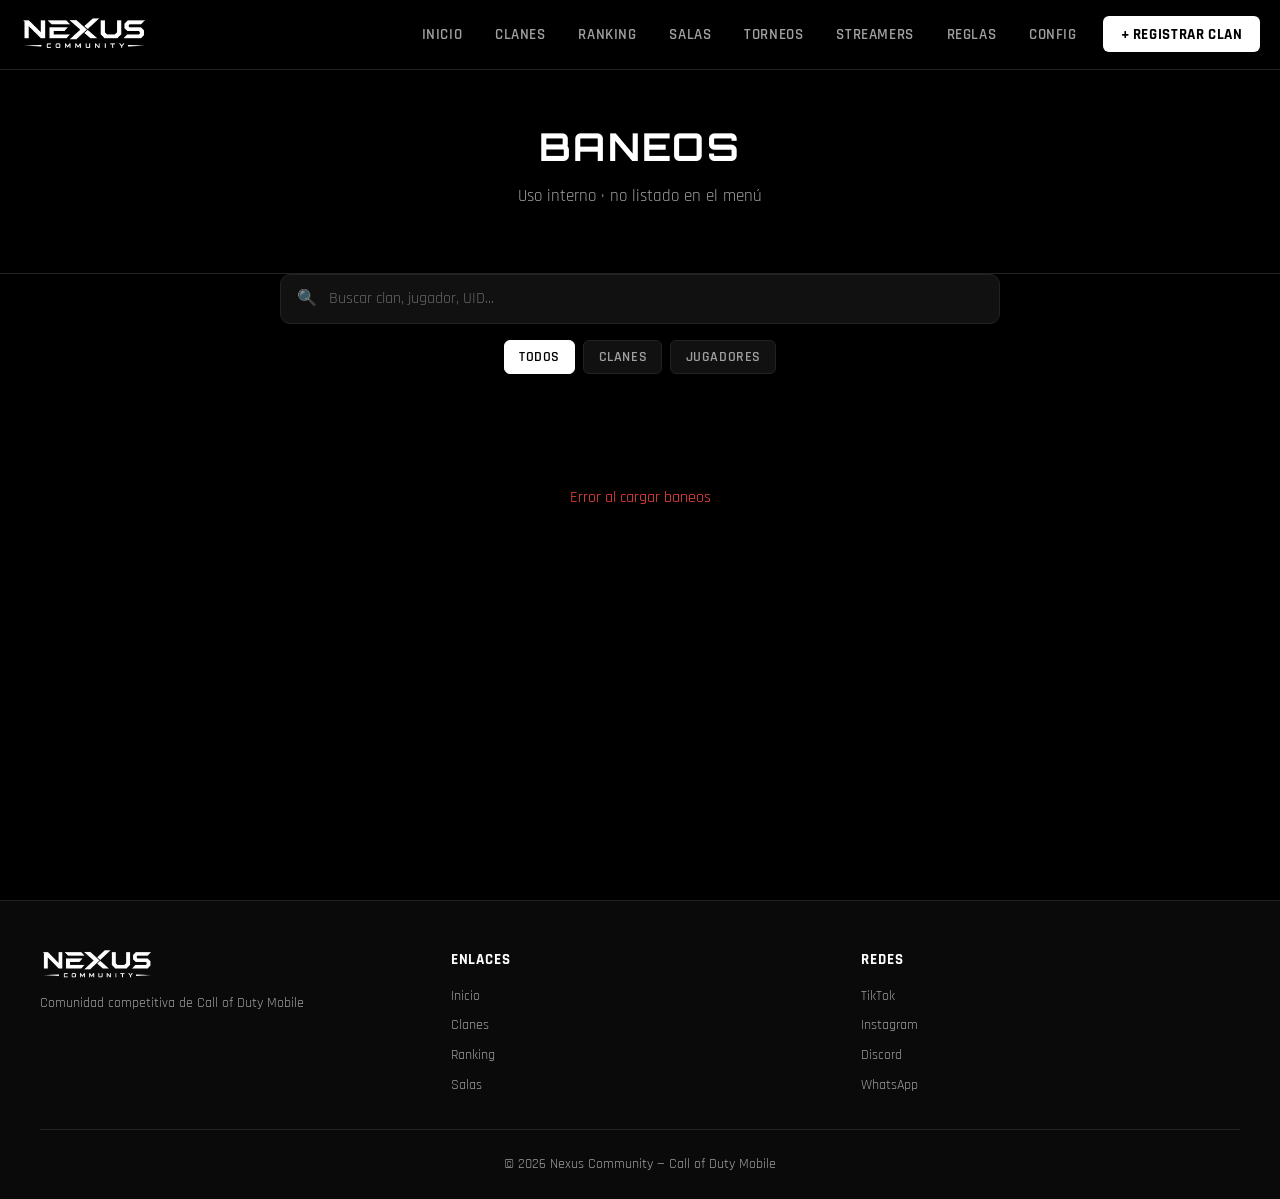
<file: baneos.html>
<!DOCTYPE html>
<html lang="es">
<head>
    <meta charset="UTF-8">
    <meta name="viewport" content="width=device-width, initial-scale=1.0">
    <title>Baneos — Nexus Community</title>
    <meta property="og:url" content="https://nexuscodm.com/baneos.html" />
    <meta property="og:image" content="https://nexuscodm.com/logo/logo.png" />
    <meta property="og:image:secure_url" content="https://nexuscodm.com/logo/logo.png" />
    <meta name="twitter:card" content="summary_large_image" />
    <meta name="twitter:image" content="https://nexuscodm.com/logo/logo.png" />

    <meta name="robots" content="noindex, nofollow">
    <link rel="icon" type="image/png" href="logo/logo.png">
    <link rel="stylesheet" href="https://fonts.googleapis.com/css2?family=Orbitron:wght@600;700;900&family=Rajdhani:wght@400;600;700&display=swap">
    <link rel="stylesheet" href="css/styles.css">
</head>
<body>
    <div id="navbar"></div>

    <main>
        <section class="page-hero">
            <div class="container">
                <h1 class="section-title">Baneos</h1>
                <p class="section-subtitle" id="baneosCount">Uso interno · no listado en el menú</p>
            </div>
        </section>

        <section class="section" style="padding-top:0">
            <div class="container">
                <div class="search-panel" style="max-width:720px">
                    <div class="search-bar">
                        <span class="search-icon">🔍</span>
                        <input type="text" id="banSearch" placeholder="Buscar clan, jugador, UID..." autocomplete="off">
                    </div>
                    <div class="filtros" id="banFiltros">
                        <button type="button" class="filtro-btn active" data-tipo="todos">Todos</button>
                        <button type="button" class="filtro-btn" data-tipo="clan">Clanes</button>
                        <button type="button" class="filtro-btn" data-tipo="jugador">Jugadores</button>
                    </div>
                    <p class="search-result" id="banResultado"></p>
                </div>

                <div class="baneos-list" id="baneosList">
                    <div class="mensaje-cargando">Cargando baneos...</div>
                </div>
            </div>
        </section>
    </main>

    <footer class="nx-footer">
        <div class="nx-footer-inner">
            <div class="nx-footer-brand">
                <img src="logo/wordmark-mono.jpg" alt="Nexus Community" class="nx-wordmark" data-nexus-logo="wordmark">
                <p>Comunidad competitiva de Call of Duty Mobile</p>
            </div>
            <div>
                <h3>Enlaces</h3>
                <ul>
                    <li><a href="index.html">Inicio</a></li>
                    <li><a href="clanes.html">Clanes</a></li>
                    <li><a href="ranking.html">Ranking</a></li>
                    <li><a href="salas.html">Salas</a></li>
                </ul>
            </div>
            <div>
                <h3>Redes</h3>
                <ul>
                    <li><a href="https://www.tiktok.com/@nexus_community_codm" target="_blank" rel="noopener">TikTok</a></li>
                    <li><a href="https://www.instagram.com/nexuscommunitycodm" target="_blank" rel="noopener">Instagram</a></li>
                    <li><a href="https://discord.gg/jKJKMApFX" target="_blank" rel="noopener">Discord</a></li>
                    <li><a href="https://chat.whatsapp.com/KMFxB5W4Bw17WbG1IzZFYd" target="_blank" rel="noopener">WhatsApp</a></li>
                </ul>
            </div>
        </div>
        <div class="nx-footer-bottom">
            <p>© 2026 Nexus Community — Call of Duty Mobile</p>
        </div>
    </footer>

    <script src="js/config-global.js"></script>
    <script src="js/theme.js"></script>
    <script src="js/navbar.js"></script>
    <script src="js/baneos.js"></script>
</body>
</html>
</file>
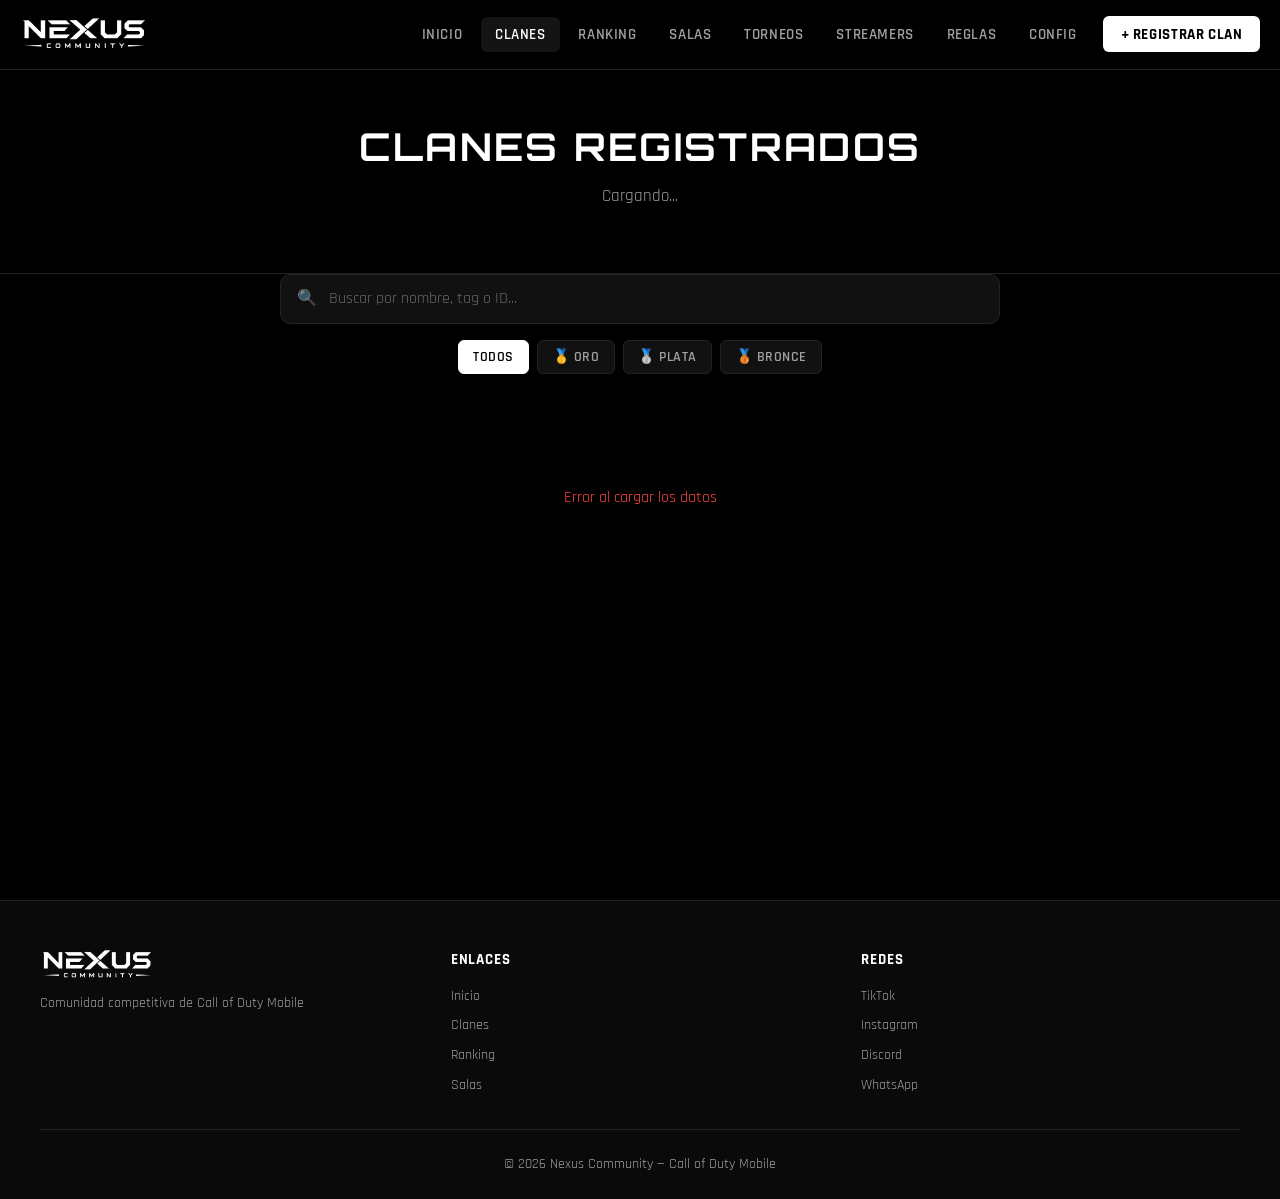
<file: clanes.html>
<!DOCTYPE html>
<html lang="es">
<head>
    <meta charset="UTF-8">
    <meta name="viewport" content="width=device-width, initial-scale=1.0">
    <title>Clanes — Nexus Community</title>

    <meta property="og:title" content="Clanes — Nexus Community" />
    <meta property="og:description" content="Clanes registrados de Nexus Community. Call of Duty Mobile." />
    <meta property="og:type" content="website" />
    <meta property="og:site_name" content="Nexus Community" />
    <meta property="og:url" content="https://nexuscodm.com/clanes.html" />
    <meta property="og:image" content="https://nexuscodm.com/logo/logo.png" />
    <meta property="og:image:secure_url" content="https://nexuscodm.com/logo/logo.png" />
    <meta property="og:image:type" content="image/png" />
    <meta property="og:image:width" content="1200" />
    <meta property="og:image:height" content="630" />
    <meta name="twitter:card" content="summary_large_image" />
    <meta name="twitter:image" content="https://nexuscodm.com/logo/logo.png" />


    <meta name="description" content="Clanes de Nexus Community. Rankings, medallas y equipos competitivos de Call of Duty Mobile." />
    <meta name="author" content="Nexus Community" />

    <link rel="icon" type="image/png" href="logo/logo.png">
    <link rel="stylesheet" href="https://fonts.googleapis.com/css2?family=Orbitron:wght@600;700;900&family=Rajdhani:wght@400;600;700&display=swap">
    <link rel="stylesheet" href="css/styles.css">
</head>
<body>

    <div id="navbar"></div>

    <main>
        <!-- Hero -->
        <section class="page-hero">
            <div class="container">
                <h1 class="section-title">Clanes Registrados</h1>
                <p class="section-subtitle" id="clanesCount">Cargando...</p>
            </div>
        </section>

        <!-- Buscador y filtros -->
        <section class="section" style="padding-top: 0;">
            <div class="container">
                <div class="search-panel">
                    <div class="search-bar">
                        <span class="search-icon">🔍</span>
                        <input type="text" id="clanSearch" placeholder="Buscar por nombre, tag o ID..." autocomplete="off">
                    </div>
                    <div class="filtros">
                        <button class="filtro-btn active" data-trofeo="todos">Todos</button>
                        <button class="filtro-btn" data-trofeo="oro">🥇 Oro</button>
                        <button class="filtro-btn" data-trofeo="plata">🥈 Plata</button>
                        <button class="filtro-btn" data-trofeo="bronce">🥉 Bronce</button>
                    </div>
                    <p class="search-result" id="clanesResultado"></p>
                </div>

                <div class="clanes-list" id="clanesContainer">
                    <div class="mensaje-cargando">Cargando clanes...</div>
                </div>
            </div>
        </section>
    </main>

    <footer class="nx-footer">
        <div class="nx-footer-inner">
            <div class="nx-footer-brand">
                <img src="logo/wordmark-mono.jpg" alt="Nexus Community" class="nx-wordmark" data-nexus-logo="wordmark">
                <p>Comunidad competitiva de Call of Duty Mobile</p>
            </div>
            <div>
                <h3>Enlaces</h3>
                <ul>
                    <li><a href="index.html">Inicio</a></li>
                    <li><a href="clanes.html">Clanes</a></li>
                    <li><a href="ranking.html">Ranking</a></li>
                    <li><a href="salas.html">Salas</a></li>
                </ul>
            </div>
            <div>
                                                <h3>Redes</h3>
                <ul>
                    <li><a href="https://www.tiktok.com/@nexus_community_codm" target="_blank" rel="noopener">TikTok</a></li>
                    <li><a href="https://www.instagram.com/nexuscommunitycodm" target="_blank" rel="noopener">Instagram</a></li>
                    <li><a href="https://discord.gg/jKJKMApFX" target="_blank" rel="noopener">Discord</a></li>
                    <li><a href="https://chat.whatsapp.com/KMFxB5W4Bw17WbG1IzZFYd" target="_blank" rel="noopener">WhatsApp</a></li>
                </ul>
            </div>
        </div>
        <div class="nx-footer-bottom">
            <p>© 2026 Nexus Community — Call of Duty Mobile</p>
        </div>
    </footer>

    <script src="js/config-global.js"></script>
    <script src="js/theme.js"></script>
    <script src="js/navbar.js"></script>
    <script src="js/clanes.js"></script>
</body>
</html>
</file>
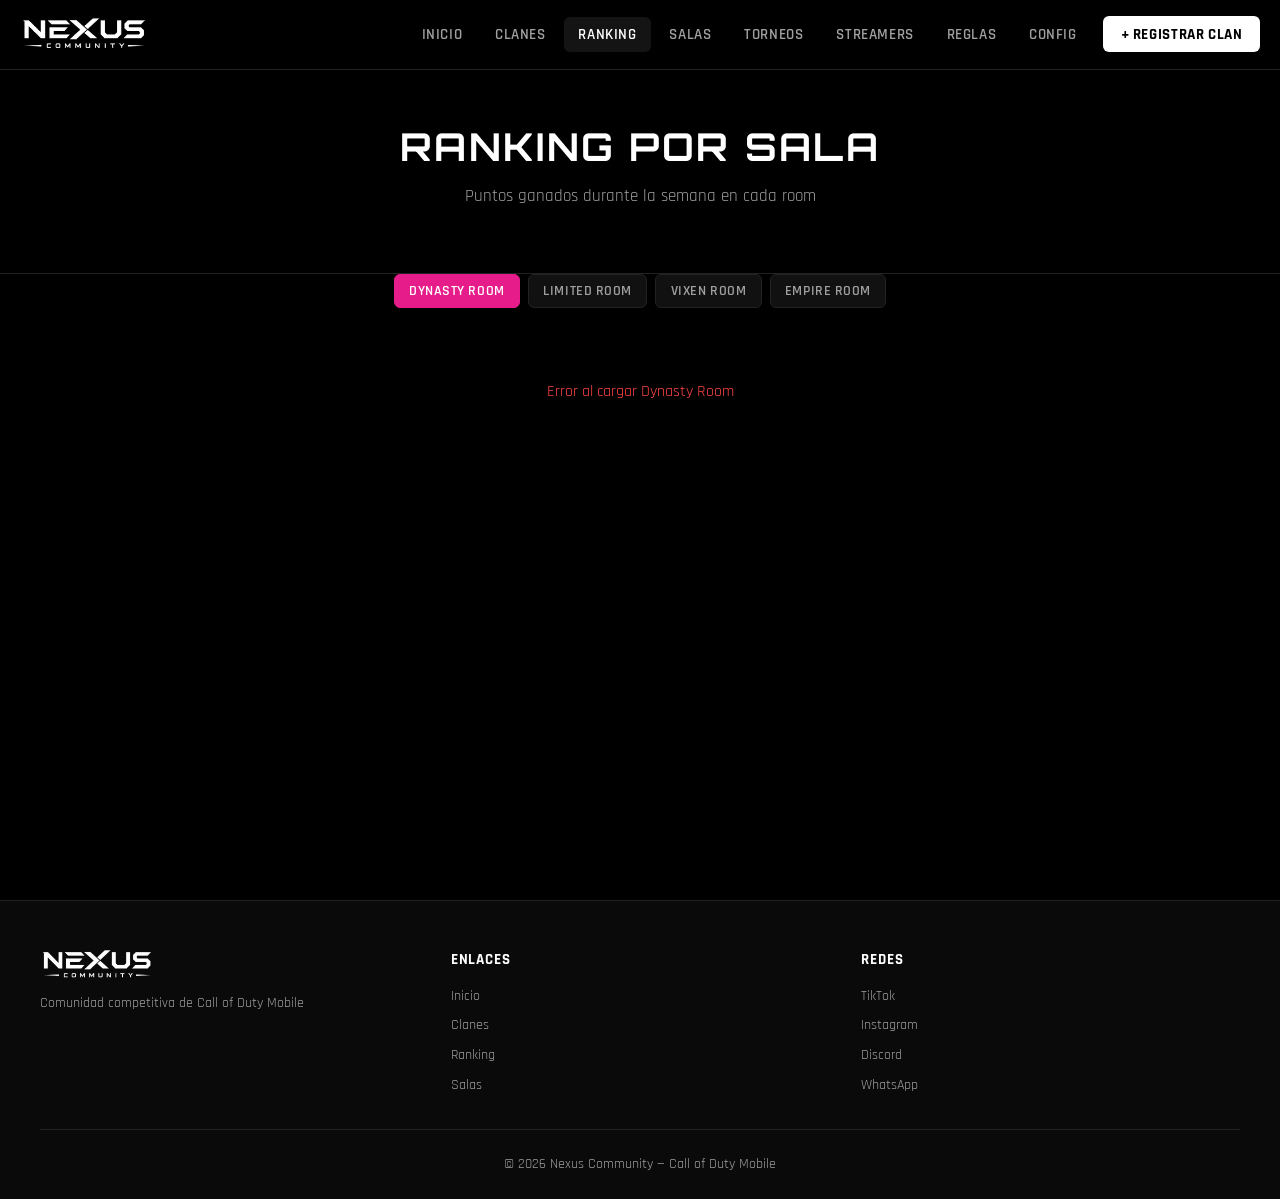
<file: ranking.html>
<!DOCTYPE html>
<html lang="es">
<head>
    <meta charset="UTF-8">
    <meta name="viewport" content="width=device-width, initial-scale=1.0">
    <title>Ranking — Nexus Community</title>

    <meta property="og:title" content="Ranking — Nexus Community" />
    <meta property="og:description" content="Ranking de puntos por sala. Dynasty, Limited, Vixen y Empire Room." />
    <meta property="og:type" content="website" />
    <meta property="og:site_name" content="Nexus Community" />
    <meta property="og:url" content="https://nexuscodm.com/ranking.html" />
    <meta property="og:image" content="https://nexuscodm.com/logo/logo.png" />
    <meta property="og:image:secure_url" content="https://nexuscodm.com/logo/logo.png" />
    <meta property="og:image:type" content="image/png" />
    <meta property="og:image:width" content="1200" />
    <meta property="og:image:height" content="630" />
    <meta name="twitter:card" content="summary_large_image" />
    <meta name="twitter:image" content="https://nexuscodm.com/logo/logo.png" />


    <meta name="description" content="Ranking semanal de puntos por sala — Nexus Community CODM" />
    <meta name="author" content="Nexus Community" />

    <link rel="icon" type="image/png" href="logo/logo.png">
    <link rel="stylesheet" href="https://fonts.googleapis.com/css2?family=Orbitron:wght@600;700;900&family=Rajdhani:wght@400;600;700&display=swap">
    <link rel="stylesheet" href="css/styles.css">
</head>
<body>

    <div id="navbar"></div>

    <main>
        <section class="page-hero">
            <div class="container">
                <h1 class="section-title">Ranking por Sala</h1>
                <p class="section-subtitle">Puntos ganados durante la semana en cada room</p>
            </div>
        </section>

        <section class="section" style="padding-top: 0;">
            <div class="container">
                <div class="filtros ranking-filtros" id="rankingFiltros">
                    <button type="button" class="filtro-btn active" data-sala="dynasty" style="--sala-color:#E61C8A">Dynasty Room</button>
                    <button type="button" class="filtro-btn" data-sala="limited" style="--sala-color:#183A15">Limited Room</button>
                    <button type="button" class="filtro-btn" data-sala="vixen" style="--sala-color:#A60201">Vixen Room</button>
                    <button type="button" class="filtro-btn" data-sala="empire" style="--sala-color:#6A20A6">Empire Room</button>
                </div>

                <div class="ranking-list" id="rankingContainer">
                    <div class="mensaje-cargando">Cargando ranking...</div>
                </div>
            </div>
        </section>
    </main>

    <footer class="nx-footer">
        <div class="nx-footer-inner">
            <div class="nx-footer-brand">
                <img src="logo/wordmark-mono.jpg" alt="Nexus Community" class="nx-wordmark" data-nexus-logo="wordmark">
                <p>Comunidad competitiva de Call of Duty Mobile</p>
            </div>
            <div>
                <h3>Enlaces</h3>
                <ul>
                    <li><a href="index.html">Inicio</a></li>
                    <li><a href="clanes.html">Clanes</a></li>
                    <li><a href="ranking.html">Ranking</a></li>
                    <li><a href="salas.html">Salas</a></li>
                </ul>
            </div>
            <div>
                                                <h3>Redes</h3>
                <ul>
                    <li><a href="https://www.tiktok.com/@nexus_community_codm" target="_blank" rel="noopener">TikTok</a></li>
                    <li><a href="https://www.instagram.com/nexuscommunitycodm" target="_blank" rel="noopener">Instagram</a></li>
                    <li><a href="https://discord.gg/jKJKMApFX" target="_blank" rel="noopener">Discord</a></li>
                    <li><a href="https://chat.whatsapp.com/KMFxB5W4Bw17WbG1IzZFYd" target="_blank" rel="noopener">WhatsApp</a></li>
                </ul>
            </div>
        </div>
        <div class="nx-footer-bottom">
            <p>© 2026 Nexus Community — Call of Duty Mobile</p>
        </div>
    </footer>

    <script src="js/config-global.js"></script>
    <script src="js/theme.js"></script>
    <script src="js/navbar.js"></script>
    <script src="js/ranking.js"></script>
</body>
</html>
</file>
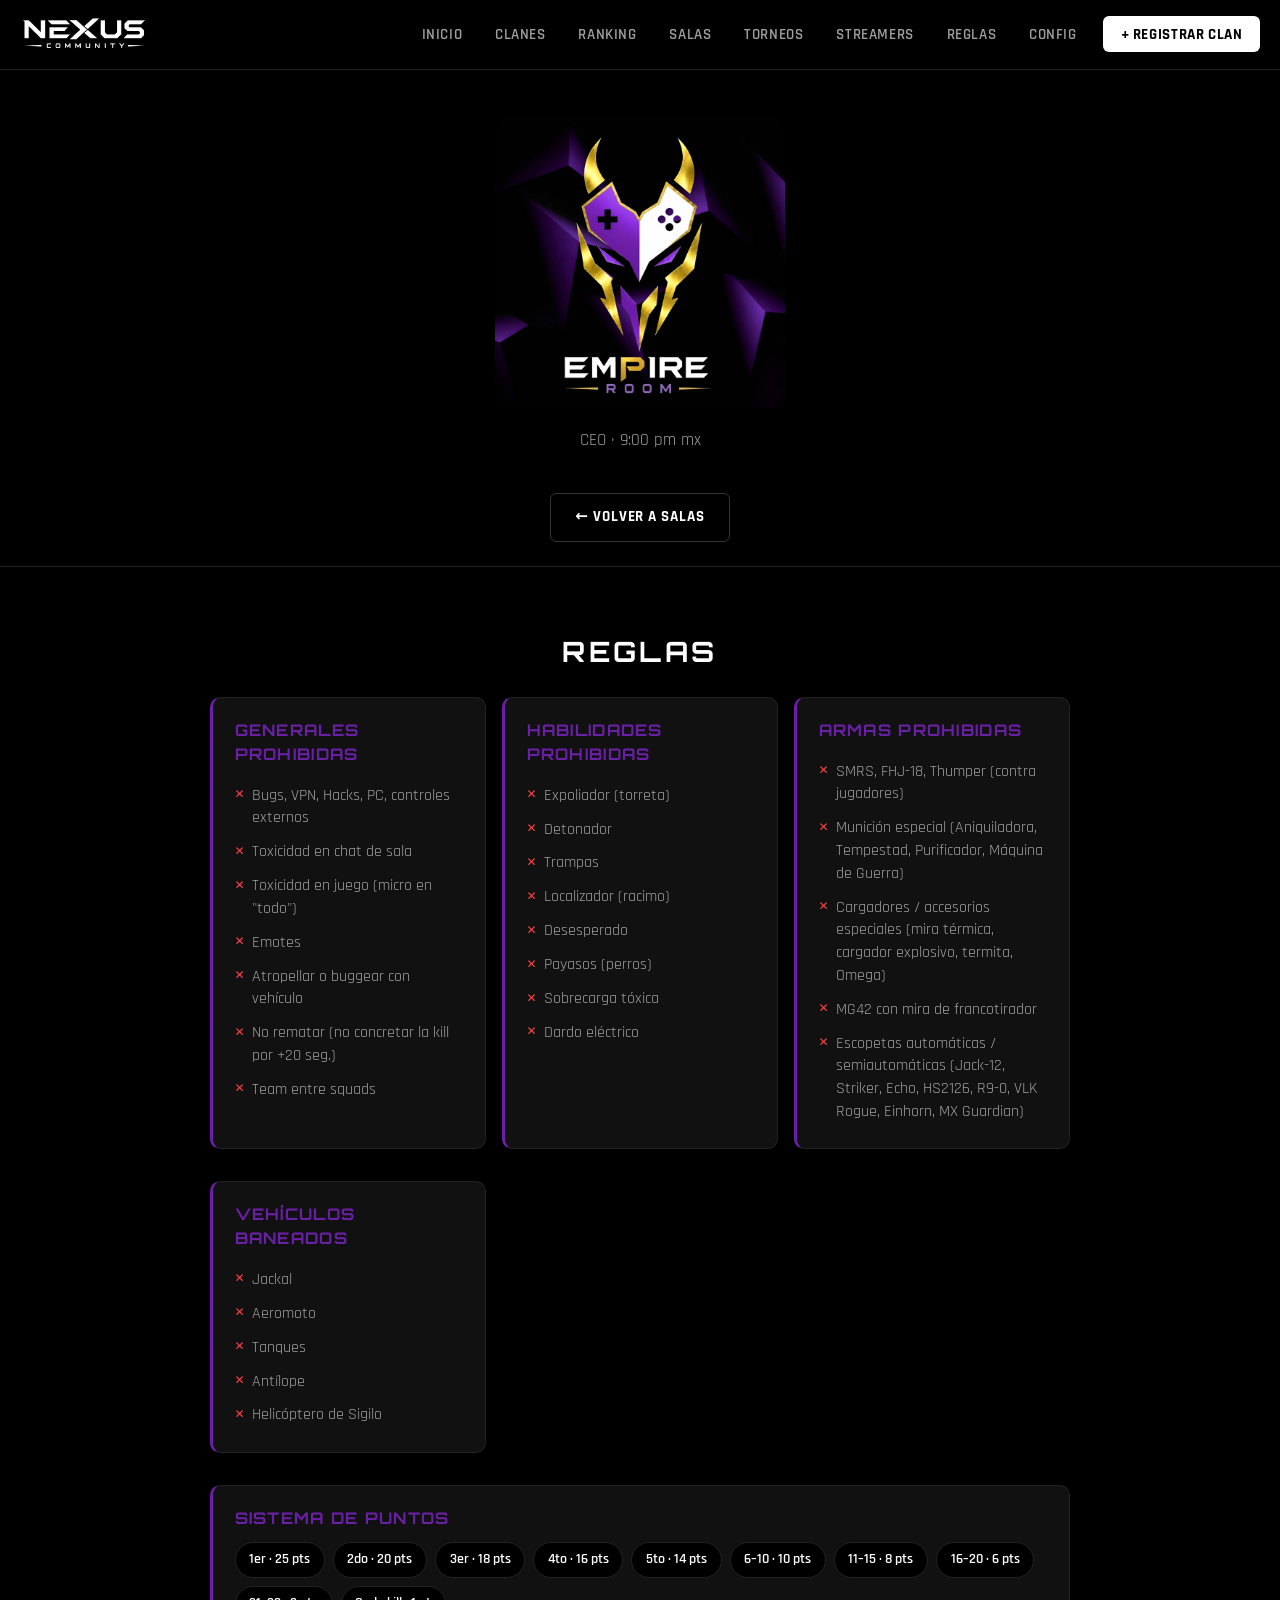
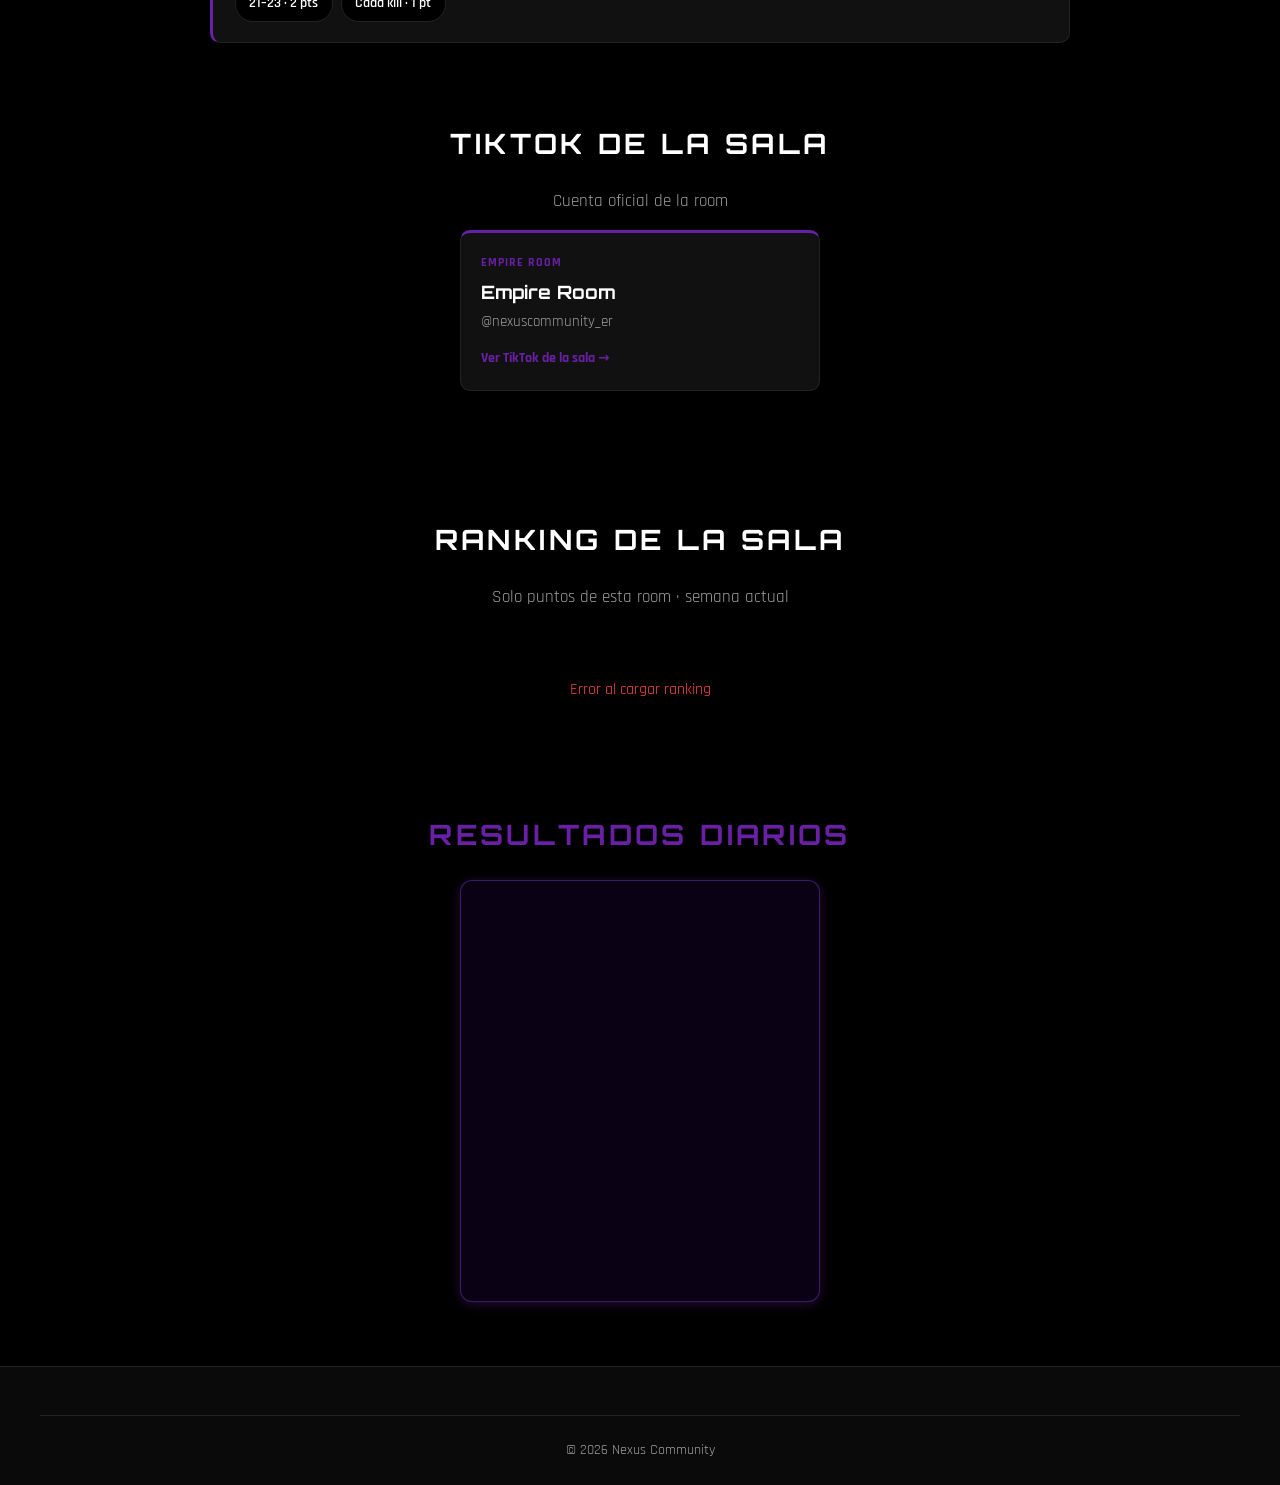
<file: sala-empire.html>
<!DOCTYPE html>
<html lang="es">
<head>
    <meta charset="UTF-8">
    <meta name="viewport" content="width=device-width, initial-scale=1.0">
    <title>Empire Room — Nexus Community</title>
    <meta property="og:url" content="https://nexuscodm.com/sala-empire.html" />
    <meta property="og:image" content="https://nexuscodm.com/logos/EMPIRE.jpeg" />
    <meta property="og:image:secure_url" content="https://nexuscodm.com/logos/EMPIRE.jpeg" />
    <meta property="og:image:type" content="image/png" />
    <meta property="og:image:width" content="1200" />
    <meta property="og:image:height" content="630" />
    <meta name="twitter:card" content="summary_large_image" />
    <meta name="twitter:image" content="https://nexuscodm.com/logos/EMPIRE.jpeg" />

    <link rel="icon" type="image/png" href="logo/logo.png">
    <link rel="stylesheet" href="https://fonts.googleapis.com/css2?family=Orbitron:wght@600;700;900&family=Rajdhani:wght@400;600;700&display=swap">
    <link rel="stylesheet" href="css/styles.css">
</head>
<body>
    <div id="navbar"></div>
    <main>
        <section class="page-hero sala-hero" style="--room-color:#6A20A6">
            <div class="container">
                <img src="logos/EMPIRE.jpeg" alt="Empire Room" class="sala-hero-logo"
                     onerror="this.style.display='none'">
                <p class="section-subtitle">CEO · 9:00 pm mx</p>
                <a href="salas.html" class="btn btn-secondary">← Volver a Salas</a>
            </div>
        </section>
        <section class="section">
            <div class="container rules-wrap">
                <h2 class="rules-title">Reglas</h2>

                <div class="rules-grid-2">
                    <div class="rules-card" style="--room-color:#6A20A6">
                        <h3>Generales prohibidas</h3>
                        <ul class="rules-ban">
                            <li>Bugs, VPN, Hacks, PC, controles externos</li>
                            <li>Toxicidad en chat de sala</li>
                            <li>Toxicidad en juego (micro en "todo")</li>
                            <li>Emotes</li>
                            <li>Atropellar o buggear con vehículo</li>
                            <li>No rematar (no concretar la kill por +20 seg.)</li>
                            <li>Team entre squads</li>
                        </ul>
                    </div>
                    <div class="rules-card" style="--room-color:#6A20A6">
                        <h3>Habilidades prohibidas</h3>
                        <ul class="rules-ban">
                            <li>Expoliador (torreta)</li>
                            <li>Detonador</li>
                            <li>Trampas</li>
                            <li>Localizador (racimo)</li>
                            <li>Desesperado</li>
                            <li>Payasos (perros)</li>
                            <li>Sobrecarga tóxica</li>
                            <li>Dardo eléctrico</li>
                        </ul>
                    </div>
                    <div class="rules-card" style="--room-color:#6A20A6">
                        <h3>Armas prohibidas</h3>
                        <ul class="rules-ban">
                            <li>SMRS, FHJ-18, Thumper (contra jugadores)</li>
                            <li>Munición especial (Aniquiladora, Tempestad, Purificador, Máquina de Guerra)</li>
                            <li>Cargadores / accesorios especiales (mira térmica, cargador explosivo, termita, Omega)</li>
                            <li>MG42 con mira de francotirador</li>
                            <li>Escopetas automáticas / semiautomáticas (Jack-12, Striker, Echo, HS2126, R9-0, VLK Rogue, Einhorn, MX Guardian)</li>
                        </ul>
                    </div>
                    <div class="rules-card" style="--room-color:#6A20A6">
                        <h3>Vehículos baneados</h3>
                        <ul class="rules-ban">
                            <li>Jackal</li>
                            <li>Aeromoto</li>
                            <li>Tanques</li>
                            <li>Antílope</li>
                            <li>Helicóptero de Sigilo</li>
                        </ul>
                    </div>
                </div>

                <div class="rules-card rules-puntos" style="--room-color:#6A20A6">
                    <h3>Sistema de puntos</h3>
                    <div class="puntos-chips">
                        <span>1er · 25 pts</span>
                        <span>2do · 20 pts</span>
                        <span>3er · 18 pts</span>
                        <span>4to · 16 pts</span>
                        <span>5to · 14 pts</span>
                        <span>6–10 · 10 pts</span>
                        <span>11–15 · 8 pts</span>
                        <span>16–20 · 6 pts</span>
                        <span>21–23 · 2 pts</span>
                        <span>Cada kill · 1 pt</span>
                    </div>
                </div>

            </div>
        </section>
    </main>

        <section class="section" style="padding-top:0">
            <div class="container">
                <h2 class="rules-title">TikTok de la sala</h2>
                <p class="section-subtitle" style="margin-bottom:1rem">Cuenta oficial de la room</p>
                <div class="streamers-grid" style="max-width:360px;margin:0 auto">
                    <a class="streamer-card" href="https://www.tiktok.com/@nexuscommunity_er" target="_blank" rel="noopener" style="--room-color:#6A20A6">
                        <div class="streamer-sala">Empire Room</div>
                        <div class="streamer-name">Empire Room</div>
                        <div class="streamer-handle">@nexuscommunity_er</div>
                        <span class="streamer-cta">Ver TikTok de la sala →</span>
                    </a>
                </div>
            </div>
        </section>

        <section class="section">
            <div class="container">
                <h2 class="rules-title">Ranking de la sala</h2>
                <p class="section-subtitle" style="margin-bottom:1.25rem">Solo puntos de esta room · semana actual</p>
                <div class="ranking-list" id="salaRanking" data-sala="empire"></div>
            </div>
        </section>


        <section class="section" style="padding-top:0">
            <div class="container">
                <h2 class="rules-title" style="color:#6A20A6">Resultados diarios</h2>
                <div class="canva-wrap" style="max-width:360px;margin:0 auto;border-radius:12px;overflow:hidden;border:1px solid rgba(155,77,255,0.35);box-shadow:0 2px 12px rgba(106,32,166,0.35);background:#0a0214">
                    <div style="position:relative;width:100%;aspect-ratio:4/5;max-height:420px">
                        <iframe loading="lazy"
                            title="Empire Room Diarios"
                            style="position:absolute;inset:0;width:100%;height:100%;border:none"
                            src="https://www.canva.com/design/DAHVKrEcKy4/-8yHaOzpqMhncX3NbAWOGw/view?embed"
                            allowfullscreen="allowfullscreen"
                            allow="fullscreen">
                        </iframe>
                    </div>
                </div>
            </div>
        </section>

    <footer class="nx-footer">
        <div class="nx-footer-bottom"><p>© 2026 Nexus Community</p></div>
    </footer>
    <script src="js/config-global.js"></script>
    <script src="js/theme.js"></script>
    <script src="js/navbar.js"></script>
    <script src="js/sala-ranking.js"></script>

</body>
</html>
</file>
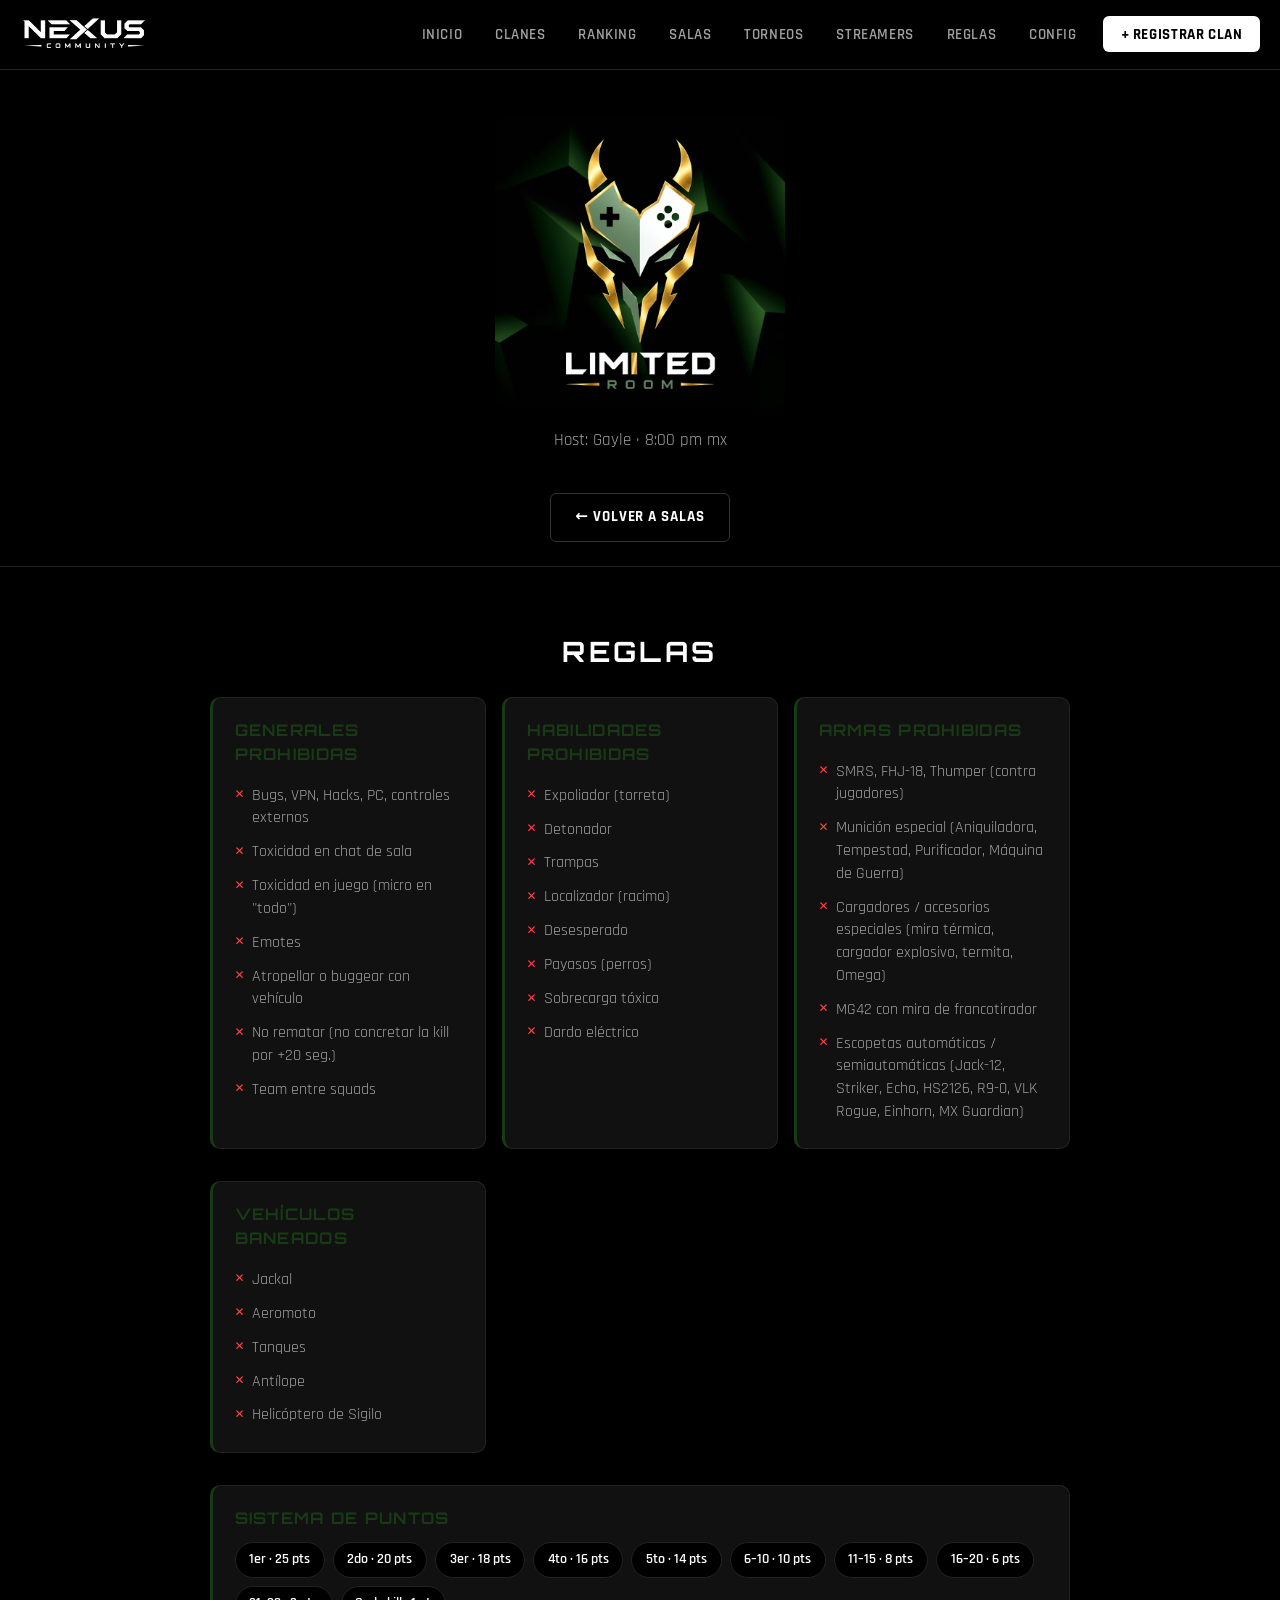
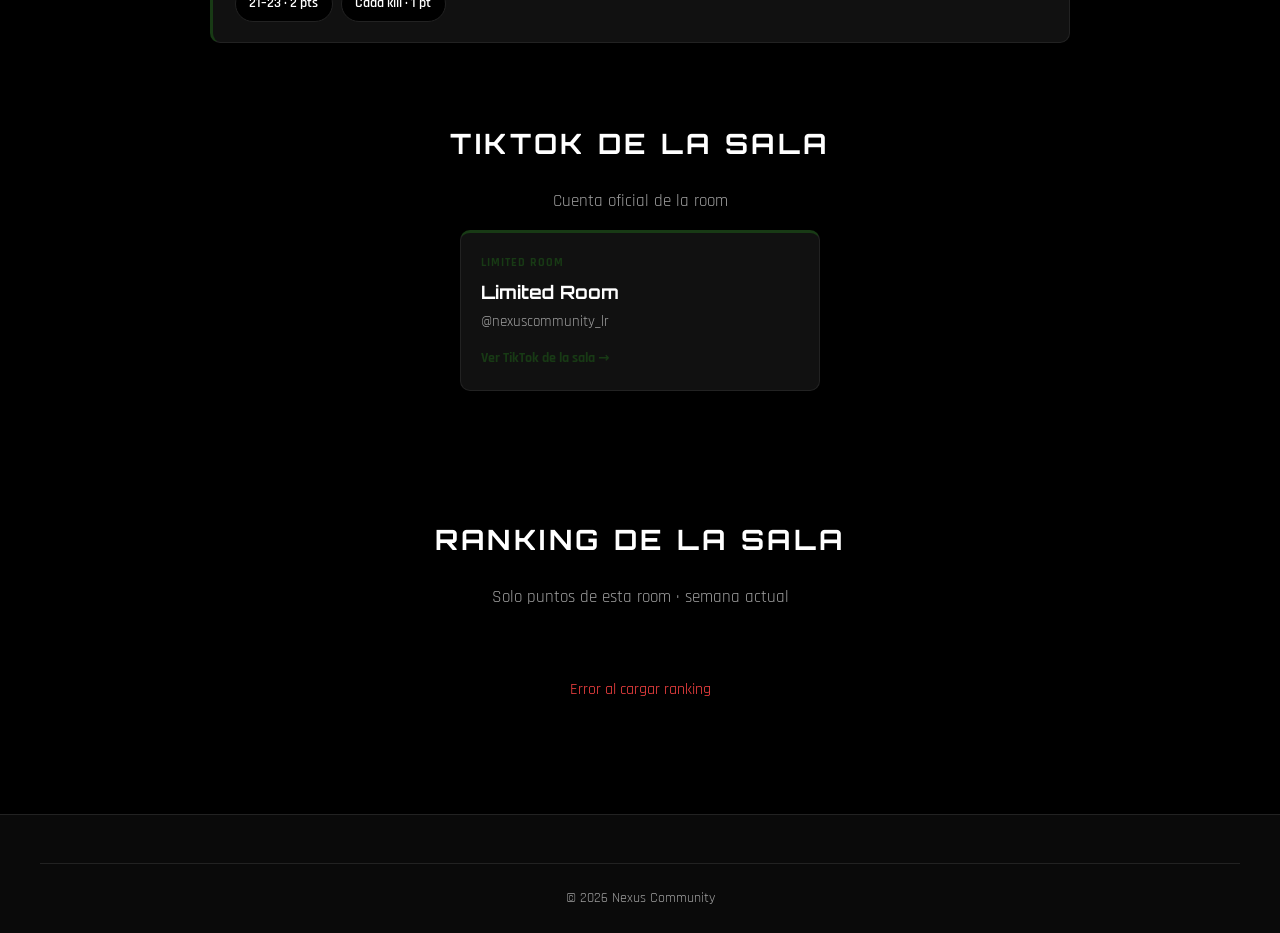
<file: sala-limited.html>
<!DOCTYPE html>
<html lang="es">
<head>
    <meta charset="UTF-8">
    <meta name="viewport" content="width=device-width, initial-scale=1.0">
    <title>Limited Room — Nexus Community</title>
    <meta property="og:url" content="https://nexuscodm.com/sala-limited.html" />
    <meta property="og:image" content="https://nexuscodm.com/logos/LIMITED.jpeg" />
    <meta property="og:image:secure_url" content="https://nexuscodm.com/logos/LIMITED.jpeg" />
    <meta property="og:image:type" content="image/png" />
    <meta property="og:image:width" content="1200" />
    <meta property="og:image:height" content="630" />
    <meta name="twitter:card" content="summary_large_image" />
    <meta name="twitter:image" content="https://nexuscodm.com/logos/LIMITED.jpeg" />

    <link rel="icon" type="image/png" href="logo/logo.png">
    <link rel="stylesheet" href="https://fonts.googleapis.com/css2?family=Orbitron:wght@600;700;900&family=Rajdhani:wght@400;600;700&display=swap">
    <link rel="stylesheet" href="css/styles.css">
</head>
<body>
    <div id="navbar"></div>
    <main>
        <section class="page-hero sala-hero" style="--room-color:#183A15">
            <div class="container">
                <img src="logos/LIMITED.jpeg" alt="Limited Room" class="sala-hero-logo"
                     onerror="this.style.display='none'">
                <p class="section-subtitle">Host: Gayle · 8:00 pm mx</p>
                <a href="salas.html" class="btn btn-secondary">← Volver a Salas</a>
            </div>
        </section>
        <section class="section">
            <div class="container rules-wrap">
                <h2 class="rules-title">Reglas</h2>

                <div class="rules-grid-2">
                    <div class="rules-card" style="--room-color:#183A15">
                        <h3>Generales prohibidas</h3>
                        <ul class="rules-ban">
                            <li>Bugs, VPN, Hacks, PC, controles externos</li>
                            <li>Toxicidad en chat de sala</li>
                            <li>Toxicidad en juego (micro en "todo")</li>
                            <li>Emotes</li>
                            <li>Atropellar o buggear con vehículo</li>
                            <li>No rematar (no concretar la kill por +20 seg.)</li>
                            <li>Team entre squads</li>
                        </ul>
                    </div>
                    <div class="rules-card" style="--room-color:#183A15">
                        <h3>Habilidades prohibidas</h3>
                        <ul class="rules-ban">
                            <li>Expoliador (torreta)</li>
                            <li>Detonador</li>
                            <li>Trampas</li>
                            <li>Localizador (racimo)</li>
                            <li>Desesperado</li>
                            <li>Payasos (perros)</li>
                            <li>Sobrecarga tóxica</li>
                            <li>Dardo eléctrico</li>
                        </ul>
                    </div>
                    <div class="rules-card" style="--room-color:#183A15">
                        <h3>Armas prohibidas</h3>
                        <ul class="rules-ban">
                            <li>SMRS, FHJ-18, Thumper (contra jugadores)</li>
                            <li>Munición especial (Aniquiladora, Tempestad, Purificador, Máquina de Guerra)</li>
                            <li>Cargadores / accesorios especiales (mira térmica, cargador explosivo, termita, Omega)</li>
                            <li>MG42 con mira de francotirador</li>
                            <li>Escopetas automáticas / semiautomáticas (Jack-12, Striker, Echo, HS2126, R9-0, VLK Rogue, Einhorn, MX Guardian)</li>
                        </ul>
                    </div>
                    <div class="rules-card" style="--room-color:#183A15">
                        <h3>Vehículos baneados</h3>
                        <ul class="rules-ban">
                            <li>Jackal</li>
                            <li>Aeromoto</li>
                            <li>Tanques</li>
                            <li>Antílope</li>
                            <li>Helicóptero de Sigilo</li>
                        </ul>
                    </div>
                </div>

                <div class="rules-card rules-puntos" style="--room-color:#183A15">
                    <h3>Sistema de puntos</h3>
                    <div class="puntos-chips">
                        <span>1er · 25 pts</span>
                        <span>2do · 20 pts</span>
                        <span>3er · 18 pts</span>
                        <span>4to · 16 pts</span>
                        <span>5to · 14 pts</span>
                        <span>6–10 · 10 pts</span>
                        <span>11–15 · 8 pts</span>
                        <span>16–20 · 6 pts</span>
                        <span>21–23 · 2 pts</span>
                        <span>Cada kill · 1 pt</span>
                    </div>
                </div>

            </div>
        </section>
    
        

    </main>
    
        
        

        
        

        
        <section class="section" style="padding-top:0">
            <div class="container">
                <h2 class="rules-title">TikTok de la sala</h2>
                <p class="section-subtitle" style="margin-bottom:1rem">Cuenta oficial de la room</p>
                <div class="streamers-grid" style="max-width:360px;margin:0 auto">
                    <a class="streamer-card" href="https://www.tiktok.com/@nexuscommunity_lr" target="_blank" rel="noopener" style="--room-color:#183A15">
                        <div class="streamer-sala">Limited Room</div>
                        <div class="streamer-name">Limited Room</div>
                        <div class="streamer-handle">@nexuscommunity_lr</div>
                        <span class="streamer-cta">Ver TikTok de la sala →</span>
                    </a>
                </div>
            </div>
        </section>

        <section class="section">
            <div class="container">
                <h2 class="rules-title">Ranking de la sala</h2>
                <p class="section-subtitle" style="margin-bottom:1.25rem">Solo puntos de esta room · semana actual</p>
                <div class="ranking-list" id="salaRanking" data-sala="limited"></div>
            </div>
        </section>

    <footer class="nx-footer">
        <div class="nx-footer-bottom"><p>© 2026 Nexus Community</p></div>
    </footer>
    <script src="js/config-global.js"></script>
    <script src="js/theme.js"></script>
    <script src="js/navbar.js"></script>
    <script src="js/sala-ranking.js"></script>

</body>
</html>
</file>
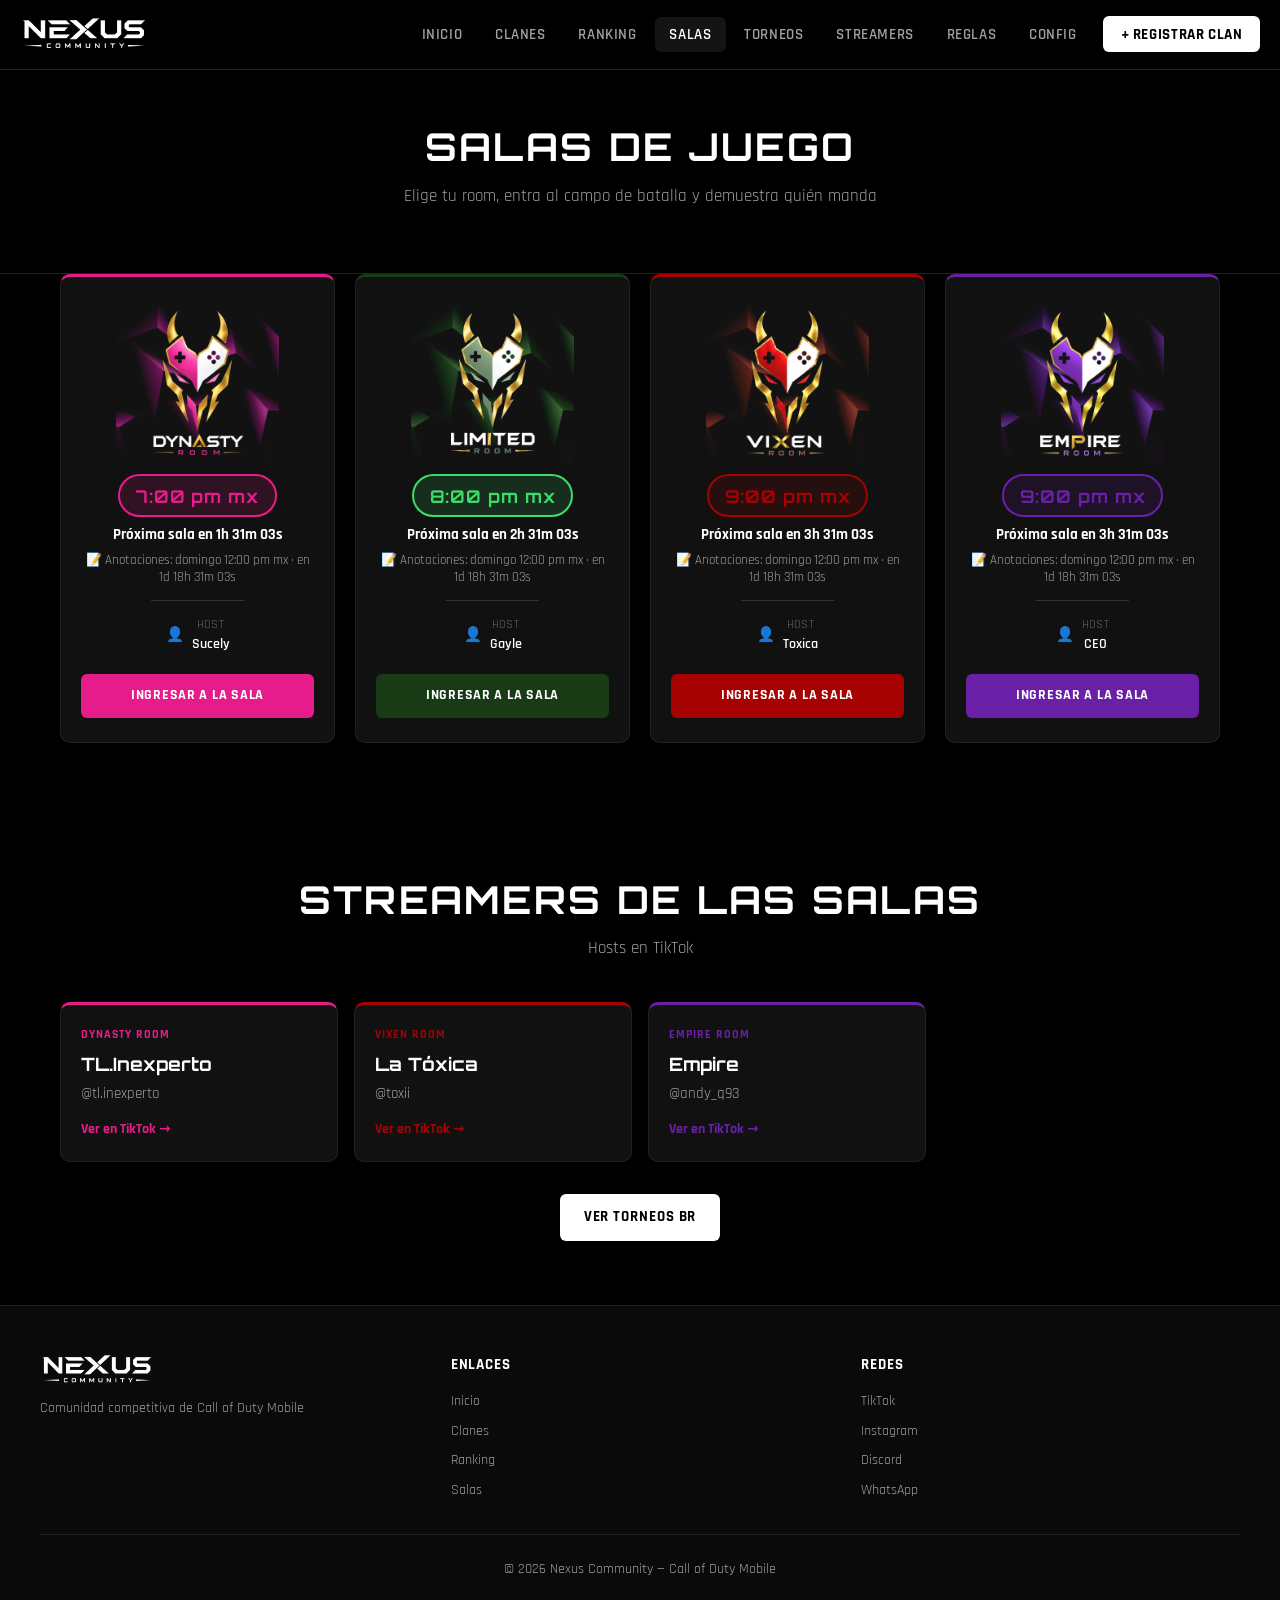
<file: salas.html>
<!DOCTYPE html>
<html lang="es">
<head>
    <meta charset="UTF-8">
    <meta name="viewport" content="width=device-width, initial-scale=1.0">
    <title>Salas — Nexus Community</title>

    <meta property="og:title" content="Salas de Juego — Nexus Community" />
    <meta property="og:description" content="Dynasty, Limited, Vixen y Empire Room. Elige tu sala y compite." />
    <meta property="og:type" content="website" />
    <meta property="og:site_name" content="Nexus Community" />
    <meta property="og:url" content="https://nexuscodm.com/salas.html" />
    <meta property="og:image" content="https://nexuscodm.com/logo/logo.png" />
    <meta property="og:image:secure_url" content="https://nexuscodm.com/logo/logo.png" />
    <meta property="og:image:type" content="image/png" />
    <meta property="og:image:width" content="1200" />
    <meta property="og:image:height" content="630" />
    <meta name="twitter:card" content="summary_large_image" />
    <meta name="twitter:image" content="https://nexuscodm.com/logo/logo.png" />


    <meta name="description" content="Salas de juego Nexus Community — Call of Duty Mobile" />
    <meta name="author" content="Nexus Community" />

    <link rel="icon" type="image/png" href="logo/logo.png">
    <link rel="stylesheet" href="https://fonts.googleapis.com/css2?family=Orbitron:wght@600;700;900&family=Rajdhani:wght@400;600;700&display=swap">
    <link rel="stylesheet" href="css/styles.css">
</head>
<body>

    <div id="navbar"></div>

    <main>
        <section class="page-hero">
            <div class="container">
                <h1 class="section-title">Salas de Juego</h1>
                <p class="section-subtitle">Elige tu room, entra al campo de batalla y demuestra quién manda</p>
            </div>
        </section>

        <section class="section" style="padding-top: 0;">
            <div class="container">
                <div class="rooms-grid">

                    <!-- Dynasty Room -->
                    <div class="room-card" data-sala="Dynasty Room" data-hora="19:00" style="--room-color:#E61C8A">
                        <div class="room-logo">
                            <img src="logos/DYNASTY.jpeg" alt="Dynasty Room" class="logo-img"
                                 onerror="this.parentElement.innerHTML='<span class=\'room-logo-fallback\'>D</span>'">
                        </div>
                        <div class="room-timer-section">
                            <div class="room-time status-normal">🕐 20:00</div>
                            <div class="room-countdown">Próxima sala en...</div>
                        </div>
                        <div class="room-divider"></div>
                        <div class="host-info">
                            <div class="player-icon">👤</div>
                            <div class="host-details">
                                <div class="host-label">Host</div>
                                <div class="host-name">Sucely</div>
                            </div>
                        </div>
                        <a href="sala-dynasty.html" class="btn-ingresar">Ingresar a la Sala</a>
                    </div>

                    <!-- Limited Room -->
                    <div class="room-card" data-sala="Limited Room" data-hora="20:00" style="--room-color:#183A15">
                        <div class="room-logo">
                            <img src="logos/LIMITED.jpeg" alt="Limited Room" class="logo-img"
                                 onerror="this.parentElement.innerHTML='<span class=\'room-logo-fallback\'>L</span>'">
                        </div>
                        <div class="room-timer-section">
                            <div class="room-time status-normal">🕐 20:30</div>
                            <div class="room-countdown">Próxima sala en...</div>
                        </div>
                        <div class="room-divider"></div>
                        <div class="host-info">
                            <div class="player-icon">👤</div>
                            <div class="host-details">
                                <div class="host-label">Host</div>
                                <div class="host-name">Gayle</div>
                            </div>
                        </div>
                        <a href="sala-limited.html" class="btn-ingresar">Ingresar a la Sala</a>
                    </div>

                    <!-- Vixen Room -->
                    <div class="room-card" data-sala="Vixen Room" data-hora="21:00" style="--room-color:#A60201">
                        <div class="room-logo">
                            <img src="logos/VIXEN.jpeg" alt="Vixen Room" class="logo-img"
                                 onerror="this.parentElement.innerHTML='<span class=\'room-logo-fallback\'>V</span>'">
                        </div>
                        <div class="room-timer-section">
                            <div class="room-time status-normal">🕐 21:00</div>
                            <div class="room-countdown">Próxima sala en...</div>
                        </div>
                        <div class="room-divider"></div>
                        <div class="host-info">
                            <div class="player-icon">👤</div>
                            <div class="host-details">
                                <div class="host-label">Host</div>
                                <div class="host-name">Toxica</div>
                            </div>
                        </div>
                        <a href="sala-vixen.html" class="btn-ingresar">Ingresar a la Sala</a>
                    </div>

                    <!-- Empire Room -->
                    <div class="room-card" data-sala="Empire Room" data-hora="21:00" style="--room-color:#6A20A6">
                        <div class="room-logo">
                            <img src="logos/EMPIRE.jpeg" alt="Empire Room" class="logo-img"
                                 onerror="this.parentElement.innerHTML='<span class=\'room-logo-fallback\'>E</span>'">
                        </div>
                        <div class="room-timer-section">
                            <div class="room-time status-normal">🕐 21:30</div>
                            <div class="room-countdown">Próxima sala en...</div>
                        </div>
                        <div class="room-divider"></div>
                        <div class="host-info">
                            <div class="player-icon">👤</div>
                            <div class="host-details">
                                <div class="host-label">Host</div>
                                <div class="host-name">CEO</div>
                            </div>
                        </div>
                        <a href="sala-empire.html" class="btn-ingresar">Ingresar a la Sala</a>
                    </div>

                </div>
            </div>
        </section>

        <section class="section">
            <div class="container">
                <h2 class="section-title">Streamers de las Salas</h2>
                <p class="section-subtitle">Hosts en TikTok</p>
                <div class="streamers-grid" id="streamersSalas"></div>
                <div class="actions-row" style="margin-top:2rem">
                    <a href="torneos.html" class="btn btn-primary">Ver Torneos BR</a>
                </div>
            </div>
        </section>

    </main>

    <footer class="nx-footer">
        <div class="nx-footer-inner">
            <div class="nx-footer-brand">
                <img src="logo/wordmark-mono.jpg" alt="Nexus Community" class="nx-wordmark" data-nexus-logo="wordmark">
                <p>Comunidad competitiva de Call of Duty Mobile</p>
            </div>
            <div>
                <h3>Enlaces</h3>
                <ul>
                    <li><a href="index.html">Inicio</a></li>
                    <li><a href="clanes.html">Clanes</a></li>
                    <li><a href="ranking.html">Ranking</a></li>
                    <li><a href="salas.html">Salas</a></li>
                </ul>
            </div>
            <div>
                                                <h3>Redes</h3>
                <ul>
                    <li><a href="https://www.tiktok.com/@nexus_community_codm" target="_blank" rel="noopener">TikTok</a></li>
                    <li><a href="https://www.instagram.com/nexuscommunitycodm" target="_blank" rel="noopener">Instagram</a></li>
                    <li><a href="https://discord.gg/jKJKMApFX" target="_blank" rel="noopener">Discord</a></li>
                    <li><a href="https://chat.whatsapp.com/KMFxB5W4Bw17WbG1IzZFYd" target="_blank" rel="noopener">WhatsApp</a></li>
                </ul>
            </div>
        </div>
        <div class="nx-footer-bottom">
            <p>© 2026 Nexus Community — Call of Duty Mobile</p>
        </div>
    </footer>

    <script src="js/config-global.js"></script>
    <script src="js/theme.js"></script>
    <script src="js/navbar.js"></script>
    <script src="js/salas.js"></script>
    <script>
    document.addEventListener("DOMContentLoaded", () => {
        const el = document.getElementById("streamersSalas");
        if (!el || !CONFIG.STREAMERS) return;
        el.innerHTML = CONFIG.STREAMERS.map(s => `
            <a class="streamer-card" href="${s.url}" target="_blank" rel="noopener" style="--room-color:${s.color || '#fff'}">
                <div class="streamer-sala">${s.sala || s.nombre}</div>
                <div class="streamer-name">${s.nombre}</div>
                <div class="streamer-handle">${s.handle}</div>
                <span class="streamer-cta">Ver en TikTok →</span>
            </a>
        `).join("");
    });
    </script>
</body>
</html>
</file>
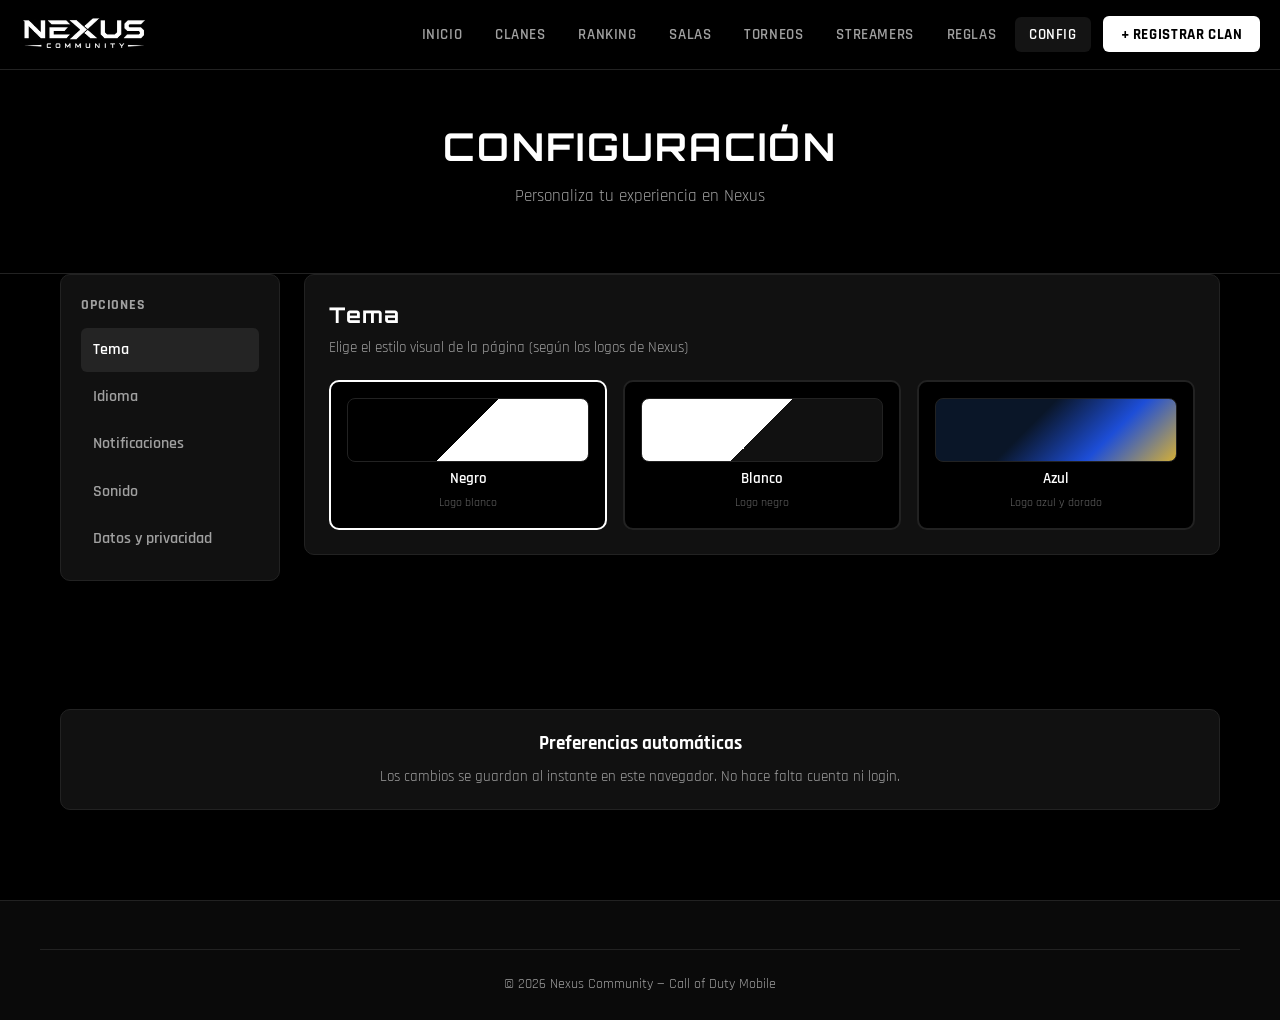
<file: settings.html>
<!DOCTYPE html>
<html lang="es">
<head>
    <meta charset="UTF-8">
    <meta name="viewport" content="width=device-width, initial-scale=1.0">
    <title>Configuración — Nexus Community</title>

    <meta property="og:title" content="Configuración — Nexus Community" />
    <meta property="og:description" content="Personaliza tema y preferencias de Nexus Community" />
    <meta property="og:type" content="website" />
    <meta property="og:url" content="https://nexuscodm.com/settings.html" />
    <meta property="og:image" content="https://nexuscodm.com/logo/logo.png" />
    <meta property="og:image:secure_url" content="https://nexuscodm.com/logo/logo.png" />
    <meta property="og:image:type" content="image/png" />
    <meta property="og:image:width" content="1200" />
    <meta property="og:image:height" content="630" />
    <meta name="twitter:card" content="summary_large_image" />
    <meta name="twitter:image" content="https://nexuscodm.com/logo/logo.png" />


    <meta name="description" content="Configuración de Nexus Community" />
    <meta name="author" content="Nexus Community" />

    <link rel="icon" type="image/png" href="logo/logo.png">
    <link rel="stylesheet" href="https://fonts.googleapis.com/css2?family=Orbitron:wght@600;700;900&family=Rajdhani:wght@400;600;700&display=swap">
    <link rel="stylesheet" href="css/styles.css">
</head>
<body>

    <div id="navbar"></div>

    <main>
        <section class="page-hero">
            <div class="container">
                <h1 class="section-title">Configuración</h1>
                <p class="section-subtitle">Personaliza tu experiencia en Nexus</p>
            </div>
        </section>

        <section class="section" style="padding-top: 0;">
            <div class="container settings-layout">

                <aside class="settings-menu">
                    <h3>Opciones</h3>
                    <ul class="settings-menu-list">
                        <li><a href="#tema" class="menu-item active">Tema</a></li>
                        <li><a href="#idioma" class="menu-item">Idioma</a></li>
                        <li><a href="#notificaciones" class="menu-item">Notificaciones</a></li>
                        <li><a href="#sonido" class="menu-item">Sonido</a></li>
                        <li><a href="#datos" class="menu-item">Datos y privacidad</a></li>
                    </ul>
                </aside>

                <div class="settings-content">

                    <!-- TEMA -->
                    <div class="settings-panel" id="tema">
                        <h2>Tema</h2>
                        <p class="panel-description">Elige el estilo visual de la página (según los logos de Nexus)</p>

                        <div class="theme-grid">
                            <button type="button" class="theme-card active" data-theme="mono" id="themeMono">
                                <div class="theme-preview theme-preview-mono"></div>
                                <span>Negro</span>
                                <small>Logo blanco</small>
                            </button>
                            <button type="button" class="theme-card" data-theme="light" id="themeLight">
                                <div class="theme-preview theme-preview-light"></div>
                                <span>Blanco</span>
                                <small>Logo negro</small>
                            </button>
                            <button type="button" class="theme-card" data-theme="azure" id="themeAzure">
                                <div class="theme-preview theme-preview-azure"></div>
                                <span>Azul</span>
                                <small>Logo azul y dorado</small>
                            </button>
                        </div>
                    </div>

                    <!-- IDIOMA -->
                    <div class="settings-panel" id="idioma" hidden>
                        <h2>Idioma</h2>
                        <p class="panel-description">Idioma de la interfaz (se guarda en tu navegador)</p>
                        <label class="settings-label" for="languageSelect">Idioma</label>
                        <select id="languageSelect" class="settings-select">
                            <option value="es" selected>Español (ES)</option>
                            <option value="en">English (EN)</option>
                            <option value="pt">Português (PT)</option>
                        </select>
                    </div>

                    <!-- NOTIFICACIONES -->
                    <div class="settings-panel" id="notificaciones" hidden>
                        <h2>Notificaciones</h2>
                        <p class="panel-description">Preferencias locales (no envían datos al servidor)</p>

                        <label class="settings-option">
                            <span>Torneos y eventos</span>
                            <input type="checkbox" id="notifTorneos" checked>
                        </label>
                        <label class="settings-option">
                            <span>Actualizaciones de clanes</span>
                            <input type="checkbox" id="notifClanes" checked>
                        </label>
                        <label class="settings-option">
                            <span>Mensajes promocionales</span>
                            <input type="checkbox" id="notifMarketing">
                        </label>
                    </div>

                    <!-- SONIDO -->
                    <div class="settings-panel" id="sonido" hidden>
                        <h2>Sonido</h2>
                        <p class="panel-description">Sonidos de la interfaz</p>

                        <label class="settings-option">
                            <span>Sonidos de interfaz</span>
                            <input type="checkbox" id="soundToggle" checked>
                        </label>

                        <label class="settings-label" for="volumeControl">Volumen</label>
                        <input type="range" id="volumeControl" min="0" max="100" value="50">
                        <p class="option-description"><span id="volumeValue">50</span>%</p>
                    </div>

                    <!-- DATOS -->
                    <div class="settings-panel" id="datos" hidden>
                        <h2>Datos y privacidad</h2>
                        <p class="panel-description">Todo se guarda solo en tu navegador (localStorage)</p>

                        <label class="settings-option">
                            <span>Permitir análisis anónimo (local)</span>
                            <input type="checkbox" id="dataTracking" checked>
                        </label>

                        <div class="settings-buttons">
                            <button type="button" id="exportBtn" class="btn btn-secondary">Descargar mis datos</button>
                            <button type="button" id="clearBtn" class="btn btn-danger">Limpiar preferencias</button>
                            <button type="button" id="clearCacheBtn" class="btn btn-secondary">Limpiar caché de Sheets</button>
                        </div>
                    </div>

                </div>
            </div>
        </section>

        <section class="section">
            <div class="container">
                <div class="info-box">
                    <h3>Preferencias automáticas</h3>
                    <p>Los cambios se guardan al instante en este navegador. No hace falta cuenta ni login.</p>
                </div>
            </div>
        </section>
    </main>

    <footer class="nx-footer">
        <div class="nx-footer-bottom">
            <p>© 2026 Nexus Community — Call of Duty Mobile</p>
        </div>
    </footer>

    <script src="js/config-global.js"></script>
    <script src="js/theme.js"></script>
    <script src="js/navbar.js"></script>
    <script src="js/settings.js"></script>
</body>
</html>
</file>
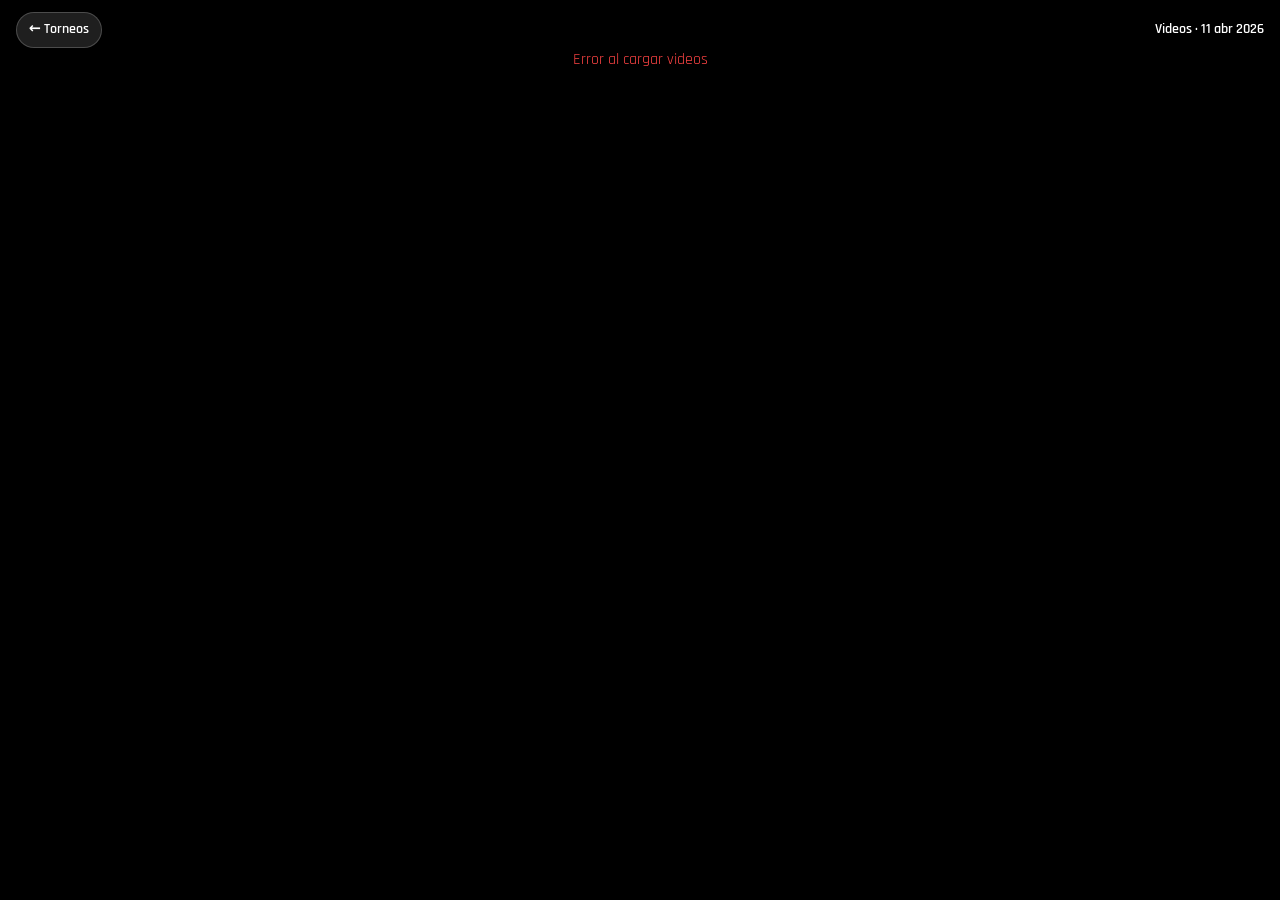
<file: torneo-videos.html>
<!DOCTYPE html>
<html lang="es">
<head>
    <meta charset="UTF-8">
    <meta name="viewport" content="width=device-width, initial-scale=1.0, maximum-scale=1.0, user-scalable=no">
    <title>Videos del torneo — Nexus Community</title>
    <meta name="robots" content="noindex, nofollow">
    <meta property="og:title" content="Videos del torneo — Nexus Community" />
    <meta property="og:image" content="https://nexuscodm.com/logo/logo.png" />
    <link rel="icon" type="image/png" href="logo/logo.png">
    <link rel="stylesheet" href="https://fonts.googleapis.com/css2?family=Orbitron:wght@600;700;900&family=Rajdhani:wght@400;600;700&display=swap">
    <link rel="stylesheet" href="css/styles.css">
</head>
<body class="tiktok-page">
    <header class="tiktok-top">
        <a href="torneos.html" class="tiktok-back">← Torneos</a>
        <span>Videos · 11 abr 2026</span>
    </header>

    <div id="videosFeed" class="tiktok-feed">
        <div class="mensaje-cargando" style="padding:4rem;text-align:center">Cargando videos...</div>
    </div>

    <script src="js/config-global.js"></script>
    <script src="js/theme.js"></script>
    <script src="js/torneo-videos.js"></script>
</body>
</html>
</file>
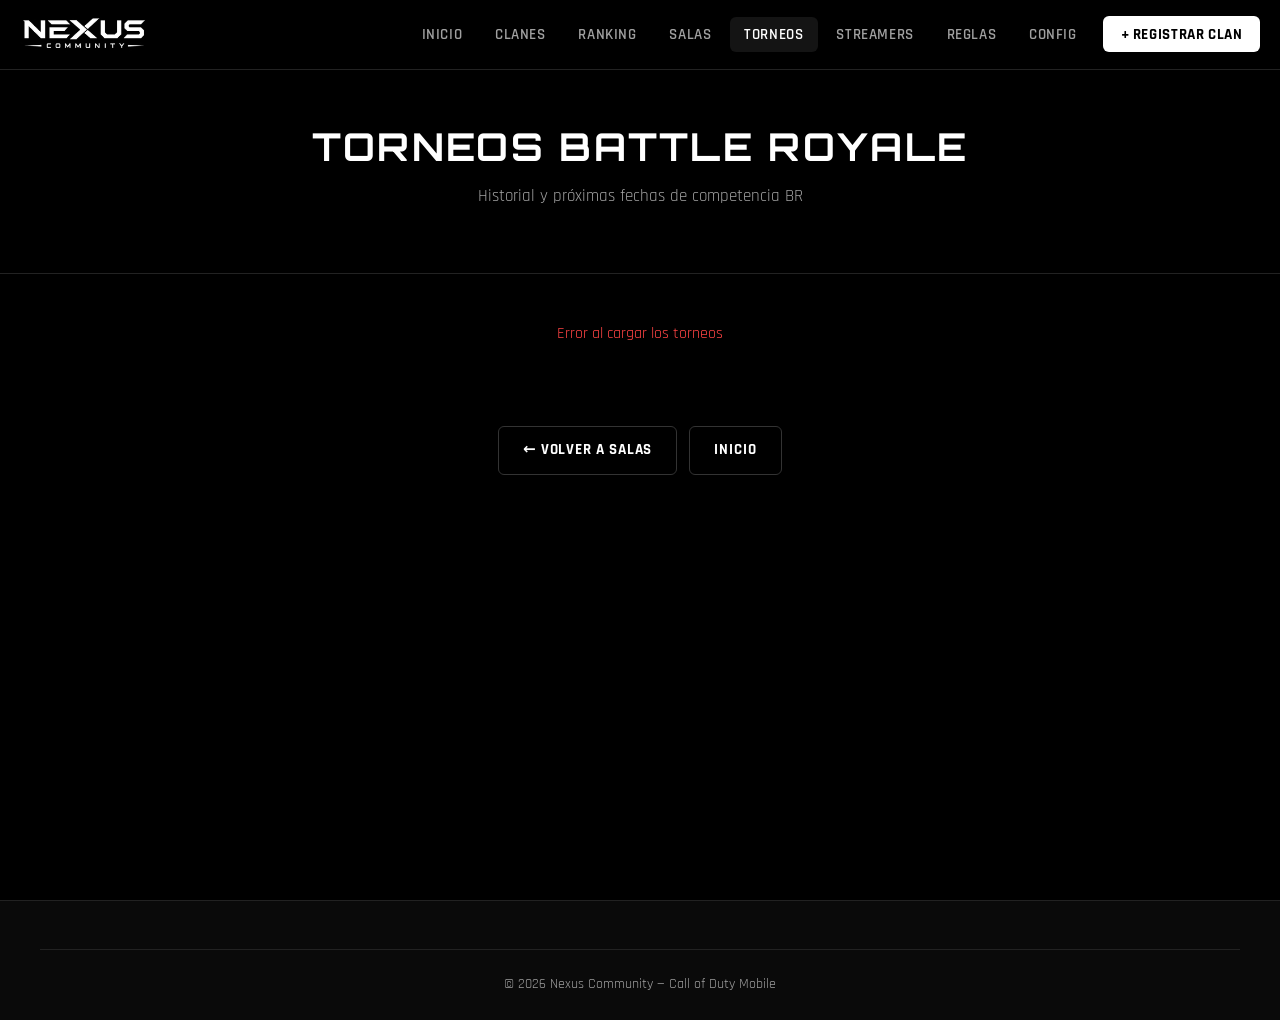
<file: torneos.html>
<!DOCTYPE html>
<html lang="es">
<head>
    <meta charset="UTF-8">
    <meta name="viewport" content="width=device-width, initial-scale=1.0">
    <title>Torneos BR — Nexus Community</title>
    <meta property="og:url" content="https://nexuscodm.com/torneos.html" />
    <meta property="og:image" content="https://nexuscodm.com/brand/torneos.png" />
    <meta property="og:image:secure_url" content="https://nexuscodm.com/brand/torneos.png" />
    <meta property="og:image:type" content="image/png" />
    <meta property="og:image:width" content="1200" />
    <meta property="og:image:height" content="630" />
    <meta name="twitter:card" content="summary_large_image" />
    <meta name="twitter:image" content="https://nexuscodm.com/brand/torneos.png" />

    <meta property="og:title" content="Torneos BR — Nexus Community" />
    <meta property="og:description" content="Torneos Battle Royale de Nexus Community — Call of Duty Mobile" />
    <link rel="icon" type="image/png" href="logo/logo.png">
    <link rel="stylesheet" href="https://fonts.googleapis.com/css2?family=Orbitron:wght@600;700;900&family=Rajdhani:wght@400;600;700&display=swap">
    <link rel="stylesheet" href="css/styles.css">
</head>
<body>
    <div id="navbar"></div>
    <main>
        <section class="page-hero">
            <div class="container">
                <h1 class="section-title">Torneos Battle Royale</h1>
                <p class="section-subtitle">Historial y próximas fechas de competencia BR</p>
            </div>
        </section>
        <section class="section" style="padding-top:0">
            <div class="container">
                <div class="tbr-grid" id="tbrGrid">
                    <div class="mensaje-cargando">Cargando torneos...</div>
                </div>
                <div class="actions-row">
                    <a href="salas.html" class="btn btn-secondary">← Volver a Salas</a>
                    <a href="index.html" class="btn btn-secondary">Inicio</a>
                </div>
            </div>
        </section>
    </main>
    <footer class="nx-footer">
        <div class="nx-footer-bottom"><p>© 2026 Nexus Community — Call of Duty Mobile</p></div>
    </footer>
    <script src="js/config-global.js"></script>
    <script src="js/theme.js"></script>
    <script src="js/navbar.js"></script>
    <script src="js/torneo-br.js"></script>
</body>
</html>
</file>
<file: css/styles.css>
/* =====================================================
   NEXUS COMMUNITY — Estilos base
   Colores: Negro + Blanco (según logo)
   ===================================================== */

:root {
    --bg:            #000000;
    --bg-elevated:   #0a0a0a;
    --bg-card:       #111111;
    --bg-card-hover: #161616;
    --border:        #222222;
    --border-light:  #333333;
    --text:          #ffffff;
    --text-muted:    #a0a0a0;
    --text-dim:      #666666;
    --accent:        #ffffff;
    --accent-soft:   rgba(255, 255, 255, 0.08);
    --accent-glow:   rgba(255, 255, 255, 0.15);
    --danger:        #ff4444;
    --success:       #44ff88;
    --gold:          #ffd700;
    --silver:        #c0c0c0;
    --bronze:        #cd7f32;

    --font-display:  'Orbitron', 'Bebas Neue', system-ui, sans-serif;
    --font-body:     'Rajdhani', system-ui, sans-serif;
    --font-ui:       'Rajdhani', system-ui, sans-serif;

    --nav-height:    70px;
    --radius:        10px;
    --radius-sm:     6px;
    --shadow:        0 8px 32px rgba(0, 0, 0, 0.5);
    --transition:    0.2s ease;
}

/* Reset */
*, *::before, *::after {
    box-sizing: border-box;
    margin: 0;
    padding: 0;
}

html {
    scroll-behavior: smooth;
}

body {
    font-family: var(--font-body);
    background: var(--bg);
    color: var(--text);
    line-height: 1.5;
    min-height: 100vh;
    overflow-x: hidden;
    -webkit-font-smoothing: antialiased;
}

img {
    max-width: 100%;
    display: block;
}

a {
    color: inherit;
    text-decoration: none;
}

ul {
    list-style: none;
}

button {
    font-family: inherit;
    cursor: pointer;
    border: none;
    background: none;
}

/* =====================================================
   NAVBAR (compartido)
   ===================================================== */

.nx-nav {
    position: fixed;
    top: 0;
    left: 0;
    right: 0;
    height: var(--nav-height);
    background: rgba(0, 0, 0, 0.92);
    backdrop-filter: blur(12px);
    border-bottom: 1px solid var(--border);
    z-index: 1000;
}

.nx-nav-inner {
    max-width: 1280px;
    margin: 0 auto;
    height: 100%;
    padding: 0 1.25rem;
    display: flex;
    align-items: center;
    justify-content: space-between;
    gap: 1.5rem;
}

.nx-logo {
    display: flex;
    align-items: center;
    gap: 0.75rem;
    font-family: var(--font-display);
    font-weight: 700;
    font-size: 1.15rem;
    letter-spacing: 0.08em;
    text-transform: uppercase;
    color: var(--text);
    flex-shrink: 0;
}

.nx-logo img {
    width: 42px;
    height: 42px;
    object-fit: contain;
}

.nx-nav-links {
    display: flex;
    align-items: center;
    gap: 0.25rem;
}

.nx-nav-links a {
    padding: 0.5rem 0.9rem;
    font-family: var(--font-ui);
    font-weight: 600;
    font-size: 0.95rem;
    letter-spacing: 0.04em;
    text-transform: uppercase;
    color: var(--text-muted);
    border-radius: var(--radius-sm);
    transition: color var(--transition), background var(--transition);
}

.nx-nav-links a:hover,
.nx-nav-links a.active {
    color: var(--text);
    background: var(--accent-soft);
}

.nx-nav-links .nx-cta {
    margin-left: 0.5rem;
    padding: 0.55rem 1.1rem;
    background: var(--text);
    color: var(--bg) !important;
    font-weight: 700;
    border-radius: var(--radius-sm);
}

.nx-nav-links .nx-cta:hover {
    background: #e8e8e8;
    color: var(--bg) !important;
}

/* Hamburger */
.nx-nav-backdrop {
    display: none;
}

.nx-hamburger {
    display: none;
    flex-direction: column;
    justify-content: center;
    gap: 5px;
    width: 40px;
    height: 40px;
    padding: 8px;
    border-radius: var(--radius-sm);
}

.nx-hamburger span {
    display: block;
    height: 2px;
    background: var(--text);
    border-radius: 1px;
    transition: transform 0.25s ease, opacity 0.25s ease;
}

.nx-hamburger.active span:nth-child(1) {
    transform: translateY(7px) rotate(45deg);
}
.nx-hamburger.active span:nth-child(2) {
    opacity: 0;
}
.nx-hamburger.active span:nth-child(3) {
    transform: translateY(-7px) rotate(-45deg);
}

/* Mobile nav */
@media (max-width: 860px) {
    .nx-hamburger {
        display: flex;
    }

    .nx-nav-links {
        position: fixed;
        top: calc(var(--nav-height) + 0.6rem);
        left: 0.75rem;
        right: 0.75rem;
        background: var(--bg-elevated);
        border: 1px solid var(--border);
        border-radius: var(--radius);
        box-shadow: var(--shadow);
        flex-direction: column;
        align-items: stretch;
        padding: 0.5rem;
        gap: 0.15rem;
        transform: translateY(-12px);
        opacity: 0;
        pointer-events: none;
        transition: transform 0.25s ease, opacity 0.25s ease;
    }

    .nx-nav-links.active {
        transform: translateY(0);
        opacity: 1;
        pointer-events: auto;
    }

    .nx-nav-links a {
        display: block;
        width: 100%;
        padding: 0.9rem 1rem;
        font-size: 1rem;
    }

    .nx-nav-links .nx-cta {
        margin: 0.4rem 0 0;
        padding: 0.9rem 1rem;
        text-align: center;
        border-top: 1px solid var(--border);
        border-radius: var(--radius-sm);
    }

    .nx-nav-backdrop {
        display: block;
        position: fixed;
        inset: var(--nav-height) 0 0 0;
        background: rgba(0, 0, 0, 0.5);
        z-index: 900;
        opacity: 0;
        pointer-events: none;
        transition: opacity 0.25s ease;
    }

    .nx-nav-backdrop.active {
        opacity: 1;
        pointer-events: auto;
    }
}

/* =====================================================
   LAYOUT
   ===================================================== */

main {
    padding-top: var(--nav-height);
    min-height: 100vh;
}

.container {
    max-width: 1200px;
    margin: 0 auto;
    padding: 0 1.25rem;
}

.section {
    padding: 4rem 0;
}

.section-title {
    font-family: var(--font-display);
    font-size: clamp(1.6rem, 4vw, 2.4rem);
    font-weight: 700;
    letter-spacing: 0.06em;
    text-transform: uppercase;
    text-align: center;
    margin-bottom: 0.5rem;
}

.section-subtitle {
    text-align: center;
    color: var(--text-muted);
    font-size: 1.05rem;
    margin-bottom: 2.5rem;
    max-width: 560px;
    margin-left: auto;
    margin-right: auto;
}

/* =====================================================
   HERO
   ===================================================== */

.hero {
    position: relative;
    min-height: calc(100vh - var(--nav-height));
    display: flex;
    align-items: center;
    justify-content: center;
    text-align: center;
    padding: 3rem 1.25rem;
    overflow: hidden;
}

.hero-inner {
    position: relative;
    z-index: 1;
    max-width: 720px;
}

.hero-logo {
    width: min(300px, 72vw);
    height: auto;
    margin: 0 auto 1.75rem;
    object-fit: contain;
    object-position: center;
    background: transparent !important;
    border: none !important;
    box-shadow: none !important;
    border-radius: 0 !important;
    filter: none;
    mix-blend-mode: normal;
    display: block;
    overflow: visible;
}

/* Negro: logo blanco — el negro del PNG se funde con el fondo */
html[data-theme="mono"] .hero-logo,
html[data-theme="mono"] .logo-blend {
    mix-blend-mode: screen;
}

/* Blanco: logo negro transparente (sin cuadro blanco) */
html[data-theme="light"] .hero-logo {
    mix-blend-mode: multiply;
    filter: none;
}

/* Azul: el negro del PNG se funde con el fondo azul oscuro */
html[data-theme="azure"] .hero-logo {
    mix-blend-mode: normal;
    filter: none;
    border-radius: 0 !important;
}

html[data-theme="azure"] .nx-logo img {
    mix-blend-mode: normal;
}

html[data-theme="light"] .nx-logo img {
    mix-blend-mode: multiply;
}

html[data-theme="mono"] .nx-logo img {
    mix-blend-mode: screen;
}

.hero-desc {
    font-size: 1.1rem;
    color: var(--text-muted);
    max-width: 480px;
    margin: 0 auto 2rem;
    line-height: 1.6;
}

.hero-actions {
    display: flex;
    flex-wrap: wrap;
    gap: 0.75rem;
    justify-content: center;
}

/* =====================================================
   BUTTONS
   ===================================================== */

.btn {
    display: inline-flex;
    align-items: center;
    justify-content: center;
    gap: 0.4rem;
    padding: 0.75rem 1.5rem;
    font-family: var(--font-ui);
    font-weight: 700;
    font-size: 0.95rem;
    letter-spacing: 0.06em;
    text-transform: uppercase;
    border-radius: var(--radius-sm);
    transition: background var(--transition), color var(--transition), border-color var(--transition), transform var(--transition);
}

.btn:active {
    transform: scale(0.98);
}

.btn-primary {
    background: var(--text);
    color: var(--bg);
}

.btn-primary:hover {
    background: #e0e0e0;
}

.btn-secondary {
    background: transparent;
    color: var(--text);
    border: 1px solid var(--border-light);
}

.btn-secondary:hover {
    border-color: var(--text);
    background: var(--accent-soft);
}

/* =====================================================
   STATS
   ===================================================== */

.stats-grid {
    display: grid;
    grid-template-columns: repeat(3, 1fr);
    gap: 1rem;
}

@media (max-width: 640px) {
    .stats-grid {
        grid-template-columns: 1fr;
    }
}

.stat-card {
    background: var(--bg-card);
    border: 1px solid var(--border);
    border-radius: var(--radius);
    padding: 1.75rem 1.25rem;
    text-align: center;
    transition: border-color var(--transition), background var(--transition);
}

.stat-card:hover {
    border-color: var(--border-light);
    background: var(--bg-card-hover);
}

.stat-icon {
    font-size: 1.6rem;
    margin-bottom: 0.5rem;
    opacity: 0.9;
}

.stat-number {
    font-family: var(--font-display);
    font-size: 2.2rem;
    font-weight: 700;
    letter-spacing: 0.04em;
    line-height: 1.1;
}

.stat-label {
    margin-top: 0.35rem;
    font-size: 0.9rem;
    color: var(--text-muted);
    text-transform: uppercase;
    letter-spacing: 0.06em;
}

/* =====================================================
   REGLAS / CARDS
   ===================================================== */

.rules-grid {
    display: grid;
    grid-template-columns: repeat(auto-fill, minmax(280px, 1fr));
    gap: 1rem;
}

.rule-card {
    background: var(--bg-card);
    border: 1px solid var(--border);
    border-radius: var(--radius);
    padding: 1.5rem;
    transition: border-color var(--transition);
}

.rule-card:hover {
    border-color: var(--border-light);
}

.rule-num {
    display: inline-flex;
    align-items: center;
    justify-content: center;
    width: 32px;
    height: 32px;
    background: var(--text);
    color: var(--bg);
    font-family: var(--font-display);
    font-weight: 700;
    font-size: 0.9rem;
    border-radius: 50%;
    margin-bottom: 0.85rem;
}

.rule-card h3 {
    font-family: var(--font-ui);
    font-size: 1rem;
    font-weight: 700;
    letter-spacing: 0.05em;
    text-transform: uppercase;
    margin-bottom: 0.75rem;
}

.rule-card ul {
    display: flex;
    flex-direction: column;
    gap: 0.4rem;
}

.rule-card li {
    position: relative;
    padding-left: 0.9rem;
    font-size: 0.92rem;
    color: var(--text-muted);
    line-height: 1.45;
}

.rule-card li::before {
    content: '•';
    position: absolute;
    left: 0;
    color: var(--text-dim);
}

/* =====================================================
   CLANES DESTACADOS
   ===================================================== */

.clanes-grid {
    display: grid;
    grid-template-columns: repeat(auto-fill, minmax(260px, 1fr));
    gap: 1.25rem;
}

.clan-card {
    position: relative;
    background: var(--bg-card);
    border: 1px solid var(--border);
    border-radius: var(--radius);
    padding: 1.5rem 1.25rem;
    text-align: center;
    transition: border-color var(--transition), transform var(--transition);
}

.clan-card:hover {
    border-color: var(--border-light);
    transform: translateY(-2px);
}

.clan-card.leader {
    border-color: rgba(255, 215, 0, 0.35);
    box-shadow: 0 0 24px rgba(255, 215, 0, 0.08);
}

.clan-rank {
    position: absolute;
    top: 12px;
    left: 12px;
    font-family: var(--font-display);
    font-size: 0.8rem;
    font-weight: 700;
    padding: 0.2rem 0.5rem;
    border-radius: 4px;
    background: var(--bg);
    border: 1px solid var(--border);
}

.clan-rank.gold   { color: var(--gold); border-color: rgba(255,215,0,0.4); }
.clan-rank.silver { color: var(--silver); }
.clan-rank.bronze { color: var(--bronze); }

.clan-logo {
    width: 72px;
    height: 72px;
    margin: 0.5rem auto 0.85rem;
    border-radius: 12px;
    object-fit: cover;
    border: 1px solid var(--border);
    background: var(--bg);
}

.clan-name {
    font-family: var(--font-ui);
    font-weight: 700;
    font-size: 1.1rem;
    letter-spacing: 0.03em;
    margin-bottom: 0.15rem;
}

.clan-tag {
    font-size: 0.85rem;
    color: var(--text-muted);
    margin-bottom: 1rem;
}

.clan-stats {
    display: flex;
    justify-content: center;
    gap: 1rem;
    flex-wrap: wrap;
    font-size: 0.85rem;
}

.clan-stat-value {
    font-weight: 700;
}

.clan-stat-label {
    color: var(--text-dim);
    font-size: 0.75rem;
    text-transform: uppercase;
    letter-spacing: 0.04em;
}

.mensaje-cargando,
.error-message {
    text-align: center;
    padding: 3rem 1rem;
    color: var(--text-muted);
    grid-column: 1 / -1;
}

.error-message {
    color: var(--danger);
}

/* =====================================================
   CTA / SOCIAL / FOOTER
   ===================================================== */

.cta-block {
    text-align: center;
    padding: 4rem 1.25rem;
    background: linear-gradient(180deg, transparent, var(--accent-soft) 50%, transparent);
    border-top: 1px solid var(--border);
    border-bottom: 1px solid var(--border);
}

.cta-block h2 {
    font-family: var(--font-display);
    font-size: clamp(1.5rem, 4vw, 2rem);
    letter-spacing: 0.06em;
    text-transform: uppercase;
    margin-bottom: 0.5rem;
}

.cta-block p {
    color: var(--text-muted);
    margin-bottom: 1.5rem;
}

.social-grid {
    display: grid;
    grid-template-columns: repeat(auto-fit, minmax(180px, 1fr));
    gap: 1rem;
    max-width: 700px;
    margin: 0 auto;
}

.social-card {
    display: flex;
    flex-direction: column;
    align-items: center;
    gap: 0.35rem;
    padding: 1.5rem 1rem;
    background: var(--bg-card);
    border: 1px solid var(--border);
    border-radius: var(--radius);
    transition: border-color var(--transition), background var(--transition);
}

.social-card:hover {
    border-color: var(--border-light);
    background: var(--bg-card-hover);
}

.social-icon {
    font-size: 1.5rem;
}

.social-name {
    font-weight: 700;
    letter-spacing: 0.04em;
}

.social-handle {
    font-size: 0.85rem;
    color: var(--text-muted);
}

/* Footer */
.nx-footer {
    border-top: 1px solid var(--border);
    padding: 3rem 1.25rem 1.5rem;
    background: var(--bg-elevated);
}

.nx-footer-inner {
    max-width: 1200px;
    margin: 0 auto;
    display: grid;
    grid-template-columns: repeat(auto-fit, minmax(200px, 1fr));
    gap: 2rem;
    margin-bottom: 2rem;
}

.nx-footer h3 {
    font-family: var(--font-ui);
    font-size: 0.95rem;
    font-weight: 700;
    letter-spacing: 0.06em;
    text-transform: uppercase;
    margin-bottom: 0.75rem;
}

.nx-footer-brand {
    display: flex;
    flex-direction: column;
    align-items: flex-start;
}

.nx-footer-brand img.nx-wordmark {
    display: block;
    height: 32px;
    width: auto;
    margin-bottom: 0.75rem;
}

.nx-footer p,
.nx-footer a {
    font-size: 0.9rem;
    color: var(--text-muted);
}

.nx-footer a:hover {
    color: var(--text);
}

.nx-footer ul {
    display: flex;
    flex-direction: column;
    gap: 0.35rem;
}

.nx-footer-bottom {
    max-width: 1200px;
    margin: 0 auto;
    padding-top: 1.5rem;
    border-top: 1px solid var(--border);
    text-align: center;
    font-size: 0.85rem;
    color: var(--text-dim);
}

/* =====================================================
   UTILITIES
   ===================================================== */

.actions-row {
    display: flex;
    flex-wrap: wrap;
    gap: 0.75rem;
    justify-content: center;
    margin-top: 2rem;
}

.text-muted {
    color: var(--text-muted);
}

/* Scrollbar */
::-webkit-scrollbar {
    width: 8px;
}
::-webkit-scrollbar-track {
    background: var(--bg);
}
::-webkit-scrollbar-thumb {
    background: var(--border-light);
    border-radius: 4px;
}
::-webkit-scrollbar-thumb:hover {
    background: #444;
}

/* =====================================================
   PAGE HERO (clanes, ranking, etc.)
   ===================================================== */

.page-hero {
    padding: 3rem 0 1.5rem;
    text-align: center;
    border-bottom: 1px solid var(--border);
}

/* =====================================================
   CLANES — búsqueda, filtros y lista
   ===================================================== */

.search-panel {
    max-width: 720px;
    margin: 0 auto 2rem;
}

.search-bar {
    display: flex;
    align-items: center;
    gap: 0.75rem;
    background: var(--bg-card);
    border: 1px solid var(--border);
    border-radius: var(--radius);
    padding: 0.75rem 1rem;
    margin-bottom: 1rem;
}

.search-bar .search-icon {
    opacity: 0.6;
    font-size: 1rem;
}

.search-bar input {
    flex: 1;
    background: transparent;
    border: none;
    outline: none;
    color: var(--text);
    font-family: var(--font-body);
    font-size: 1rem;
}

.search-bar input::placeholder {
    color: var(--text-dim);
}

.filtros {
    display: flex;
    flex-wrap: wrap;
    gap: 0.5rem;
    justify-content: center;
    margin-bottom: 0.75rem;
}

.filtro-btn {
    padding: 0.45rem 0.9rem;
    font-family: var(--font-ui);
    font-weight: 600;
    font-size: 0.85rem;
    letter-spacing: 0.04em;
    text-transform: uppercase;
    color: var(--text-muted);
    background: var(--bg-card);
    border: 1px solid var(--border);
    border-radius: var(--radius-sm);
    transition: color var(--transition), border-color var(--transition), background var(--transition);
}

.filtro-btn:hover {
    color: var(--text);
    border-color: var(--border-light);
}

.filtro-btn.active {
    color: var(--bg);
    background: var(--text);
    border-color: var(--text);
}

.search-result {
    text-align: center;
    font-size: 0.9rem;
    color: var(--text-muted);
    min-height: 1.4em;
}

/* Lista de clanes */
.clanes-list {
    display: flex;
    flex-direction: column;
    gap: 0.75rem;
}

.clan-row {
    display: flex;
    align-items: center;
    justify-content: space-between;
    gap: 1rem;
    padding: 1rem 1.25rem;
    background: var(--bg-card);
    border: 1px solid var(--border);
    border-radius: var(--radius);
    transition: border-color var(--transition), background var(--transition);
}

.clan-row:hover {
    border-color: var(--border-light);
    background: var(--bg-card-hover);
}

.clan-row-main {
    display: flex;
    align-items: center;
    gap: 1rem;
    min-width: 0;
    flex: 1;
}

.clan-row-rank {
    font-family: var(--font-display);
    font-size: 0.85rem;
    font-weight: 700;
    color: var(--text-dim);
    min-width: 2.2rem;
}

.clan-row-logo {
    width: 48px;
    height: 48px;
    border-radius: 8px;
    object-fit: cover;
    border: 1px solid var(--border);
    background: var(--bg);
    flex-shrink: 0;
}

.clan-row-info {
    min-width: 0;
}

.clan-row-name {
    font-family: var(--font-ui);
    font-weight: 700;
    font-size: 1.05rem;
    letter-spacing: 0.02em;
    white-space: nowrap;
    overflow: hidden;
    text-overflow: ellipsis;
}

.clan-row-meta {
    font-size: 0.85rem;
    color: var(--text-muted);
    white-space: nowrap;
    overflow: hidden;
    text-overflow: ellipsis;
}

.clan-row-medals {
    display: flex;
    gap: 0.75rem;
    flex-shrink: 0;
    font-size: 0.9rem;
    font-weight: 600;
}

.clan-row-medals .medal {
    white-space: nowrap;
}

@media (max-width: 560px) {
    .clan-row {
        flex-direction: column;
        align-items: flex-start;
    }
    .clan-row-medals {
        padding-left: calc(2.2rem + 48px + 1rem);
    }
}

/* =====================================================
   RANKING
   ===================================================== */

.ranking-filtros {
    margin-bottom: 1.5rem;
}

.ranking-list {
    display: flex;
    flex-direction: column;
    gap: 0.65rem;
}

.rank-row {
    display: flex;
    align-items: center;
    gap: 1rem;
    padding: 0.9rem 1.15rem;
    background: var(--bg-card);
    border: 1px solid var(--border);
    border-radius: var(--radius);
    transition: border-color var(--transition), background var(--transition);
}

.rank-row:hover {
    border-color: var(--border-light);
    background: var(--bg-card-hover);
}

.rank-row.top-1 {
    border-color: rgba(255, 215, 0, 0.35);
}
.rank-row.top-2 {
    border-color: rgba(192, 192, 192, 0.3);
}
.rank-row.top-3 {
    border-color: rgba(205, 127, 50, 0.3);
}

.rank-pos {
    font-family: var(--font-display);
    font-size: 1rem;
    font-weight: 700;
    min-width: 2.4rem;
    text-align: center;
    color: var(--text-muted);
}

.rank-logo {
    width: 44px;
    height: 44px;
    border-radius: 8px;
    object-fit: cover;
    border: 1px solid var(--border);
    background: var(--bg);
    flex-shrink: 0;
}

.rank-info {
    flex: 1;
    min-width: 0;
}

.rank-name {
    font-family: var(--font-ui);
    font-weight: 700;
    font-size: 1.05rem;
    white-space: nowrap;
    overflow: hidden;
    text-overflow: ellipsis;
}

.rank-meta {
    font-size: 0.82rem;
    color: var(--text-muted);
    white-space: nowrap;
    overflow: hidden;
    text-overflow: ellipsis;
}

.rank-medals {
    display: flex;
    gap: 0.65rem;
    font-size: 0.88rem;
    font-weight: 600;
    flex-shrink: 0;
}

.rank-score {
    text-align: right;
    flex-shrink: 0;
    min-width: 4.5rem;
}

.rank-score-num {
    font-family: var(--font-display);
    font-size: 1.15rem;
    font-weight: 700;
}

.rank-score-label {
    font-size: 0.7rem;
    text-transform: uppercase;
    letter-spacing: 0.05em;
    color: var(--text-dim);
}

@media (max-width: 640px) {
    .rank-row {
        flex-wrap: wrap;
    }
    .rank-medals {
        width: 100%;
        padding-left: calc(2.4rem + 44px + 1rem);
        order: 5;
    }
}

.ranking-filtros .filtro-btn.active {
    background: var(--sala-color, var(--text));
    border-color: var(--sala-color, var(--text));
    color: #fff;
}

.ranking-filtros .filtro-btn[data-sala="dynasty"].active { --sala-color: #E61C8A; }
.ranking-filtros .filtro-btn[data-sala="limited"].active { --sala-color: #183A15; }
.ranking-filtros .filtro-btn[data-sala="vixen"].active { --sala-color: #A60201; }
.ranking-filtros .filtro-btn[data-sala="empire"].active { --sala-color: #6A20A6; }

.rank-row.top-1 {
    border-color: color-mix(in srgb, var(--sala-accent, #ffd700) 50%, transparent);
}

/* =====================================================
   SALAS — room cards
   ===================================================== */

.rooms-grid {
    display: grid;
    grid-template-columns: repeat(auto-fill, minmax(260px, 1fr));
    gap: 1.25rem;
}

.room-card {
    background: var(--bg-card);
    border: 1px solid var(--border);
    border-radius: var(--radius);
    padding: 1.5rem 1.25rem;
    text-align: center;
    display: flex;
    flex-direction: column;
    align-items: center;
    gap: 0.65rem;
    transition: border-color var(--transition), transform var(--transition);
    border-top: 3px solid var(--room-color, var(--text));
}

.room-card:hover {
    border-color: var(--room-color, var(--border-light));
    transform: translateY(-2px);
}

.room-logo {
    width: min(180px, 70%);
    height: auto;
    aspect-ratio: 1;
    border-radius: 0;
    overflow: visible;
    border: none;
    background: transparent;
    display: flex;
    align-items: center;
    justify-content: center;
}

.room-logo .logo-img {
    width: 100%;
    height: 100%;
    object-fit: contain;
    mix-blend-mode: normal;
    filter: none;
    background: transparent;
    box-shadow: none;
}

html[data-theme="mono"] .room-logo .logo-img,
html[data-theme="azure"] .room-logo .logo-img {
    mix-blend-mode: screen;
}

.room-logo-fallback {
    font-family: var(--font-display);
    font-size: 2rem;
    font-weight: 900;
    color: var(--room-color, #fff);
}

.room-timer-section {
    width: 100%;
}

.room-time {
    font-family: var(--font-ui);
    font-weight: 700;
    font-size: 1rem;
    letter-spacing: 0.04em;
}





.room-countdown {
    font-size: 0.85rem;
    color: var(--text-muted);
    margin-top: 0.25rem;
}

.room-name {
    display: none; /* el nombre ya va en el logo de cada room */
}

.room-divider {
    width: 40%;
    height: 1px;
    background: var(--border-light);
    margin: 0.25rem 0;
}

.host-info {
    display: flex;
    align-items: center;
    gap: 0.5rem;
    font-size: 0.9rem;
}

.host-label {
    color: var(--text-dim);
    font-size: 0.75rem;
    text-transform: uppercase;
    letter-spacing: 0.04em;
}

.host-name {
    font-weight: 600;
}

.btn-ingresar {
    display: inline-flex;
    align-items: center;
    justify-content: center;
    margin-top: 0.5rem;
    width: 100%;
    padding: 0.7rem 1rem;
    font-family: var(--font-ui);
    font-weight: 700;
    font-size: 0.9rem;
    letter-spacing: 0.05em;
    text-transform: uppercase;
    color: #fff;
    background: var(--room-color, #fff);
    border-radius: var(--radius-sm);
    transition: filter var(--transition), transform var(--transition);
}

.btn-ingresar:hover {
    filter: brightness(1.1);
    transform: scale(1.02);
}

.room-card[style*="#183A15"] .btn-ingresar {
    color: #fff;
}

/* =====================================================
   TEMAS: mono (negro) | light (blanco) | azure (azul/dorado)
   ===================================================== */

html[data-theme="mono"] {
    --bg: #000000;
    --bg-elevated: #0a0a0a;
    --bg-card: #111111;
    --bg-card-hover: #161616;
    --border: #222222;
    --border-light: #333333;
    --text: #ffffff;
    --text-muted: #a0a0a0;
    --text-dim: #666666;
    --accent: #ffffff;
    --accent-soft: rgba(255, 255, 255, 0.08);
}

html[data-theme="light"] {
    --bg: #f5f5f5;
    --bg-elevated: #ffffff;
    --bg-card: #ffffff;
    --bg-card-hover: #f0f0f0;
    --border: #e0e0e0;
    --border-light: #cccccc;
    --text: #0a0a0a;
    --text-muted: #555555;
    --text-dim: #888888;
    --accent: #111111;
    --accent-soft: rgba(0, 0, 0, 0.06);
    --accent-glow: rgba(0, 0, 0, 0.08);
}

html[data-theme="light"] .nx-nav {
    background: rgba(255, 255, 255, 0.95);
}

html[data-theme="light"] .btn-primary {
    background: #111;
    color: #fff;
}

html[data-theme="light"] .btn-primary:hover {
    background: #333;
}

html[data-theme="light"] .nx-nav-links .nx-cta {
    background: #111;
    color: #fff !important;
}

html[data-theme="light"] .filtro-btn.active {
    background: #111;
    border-color: #111;
    color: #fff;
}

html[data-theme="azure"] {
    --bg: #050814;
    --bg-elevated: #0a1020;
    --bg-card: #0d1528;
    --bg-card-hover: #121c33;
    --border: #1a2744;
    --border-light: #2a3d66;
    --text: #f0f4ff;
    --text-muted: #8b9bb8;
    --text-dim: #5a6a88;
    --accent: #3b82f6;
    --accent-soft: rgba(59, 130, 246, 0.12);
    --accent-glow: rgba(212, 175, 55, 0.2);
    --gold: #d4af37;
}

html[data-theme="azure"] .btn-primary {
    background: linear-gradient(135deg, #3b82f6, #1d4ed8);
    color: #fff;
}

html[data-theme="azure"] .btn-primary:hover {
    filter: brightness(1.08);
    background: linear-gradient(135deg, #60a5fa, #2563eb);
}

html[data-theme="azure"] .nx-nav-links .nx-cta {
    background: linear-gradient(135deg, #d4af37, #b8860b);
    color: #0a0a0a !important;
}

html[data-theme="azure"] .nx-nav-links .nx-cta:hover {
    background: linear-gradient(135deg, #f0d060, #d4af37);
    color: #0a0a0a !important;
}

html[data-theme="azure"] .filtro-btn.active {
    background: var(--accent);
    border-color: var(--accent);
    color: #fff;
}

/* =====================================================
   SETTINGS
   ===================================================== */

.settings-layout {
    display: grid;
    grid-template-columns: 220px 1fr;
    gap: 1.5rem;
    align-items: start;
}

@media (max-width: 720px) {
    .settings-layout {
        grid-template-columns: 1fr;
    }
}

.settings-menu {
    background: var(--bg-card);
    border: 1px solid var(--border);
    border-radius: var(--radius);
    padding: 1.25rem;
}

.settings-menu h3 {
    font-family: var(--font-ui);
    font-size: 0.9rem;
    letter-spacing: 0.06em;
    text-transform: uppercase;
    margin-bottom: 0.75rem;
    color: var(--text-muted);
}

.settings-menu-list {
    display: flex;
    flex-direction: column;
    gap: 0.25rem;
}

.settings-menu-list a {
    display: block;
    padding: 0.6rem 0.75rem;
    border-radius: var(--radius-sm);
    color: var(--text-muted);
    font-weight: 600;
    transition: background var(--transition), color var(--transition);
}

.settings-menu-list a:hover,
.settings-menu-list a.active {
    background: var(--accent-soft);
    color: var(--text);
}

.settings-content {
    background: var(--bg-card);
    border: 1px solid var(--border);
    border-radius: var(--radius);
    padding: 1.5rem;
}

.settings-panel h2 {
    font-family: var(--font-display);
    font-size: 1.35rem;
    letter-spacing: 0.04em;
    margin-bottom: 0.35rem;
}

.panel-description,
.option-description {
    color: var(--text-muted);
    font-size: 0.95rem;
    margin-bottom: 1.25rem;
}

.theme-grid {
    display: grid;
    grid-template-columns: repeat(3, 1fr);
    gap: 1rem;
    align-items: stretch;
}

@media (max-width: 640px) {
    .theme-grid {
        grid-template-columns: 1fr;
    }
}

.theme-card {
    display: flex;
    flex-direction: column;
    align-items: center;
    justify-content: flex-start;
    gap: 0.5rem;
    padding: 1rem;
    min-height: 150px;
    height: 100%;
    box-sizing: border-box;
    background: var(--bg);
    border: 2px solid var(--border);
    border-radius: var(--radius);
    color: var(--text);
    cursor: pointer;
    transition: border-color var(--transition);
}

.theme-card.active {
    border-color: var(--text);
}

html[data-theme="azure"] .theme-card.active {
    border-color: var(--gold);
}

html[data-theme="light"] .theme-card.active {
    border-color: #111;
}

.theme-card span {
    font-size: 0.95rem;
    font-weight: 600;
    line-height: 1.2;
}

.theme-card small {
    color: var(--text-dim);
    font-size: 0.75rem;
    line-height: 1.2;
    text-align: center;
}

.theme-preview {
    width: 100%;
    height: 64px;
    min-height: 64px;
    max-height: 64px;
    border-radius: 8px;
    border: 1px solid var(--border);
    box-sizing: border-box;
    flex-shrink: 0;
}

.theme-preview-mono {
    background: linear-gradient(135deg, #000 50%, #fff 50%);
}

.theme-preview-light {
    background: linear-gradient(135deg, #ffffff 50%, #111111 50%);
}

.theme-preview-azure {
    background: linear-gradient(135deg, #0a1628 40%, #1d4ed8 70%, #d4af37 100%);
}

.settings-label {
    display: block;
    font-weight: 600;
    margin-bottom: 0.35rem;
}

.settings-select,
.settings-content input[type="range"] {
    width: 100%;
    max-width: 320px;
    margin-bottom: 0.5rem;
}

.settings-select {
    padding: 0.6rem 0.75rem;
    background: var(--bg);
    border: 1px solid var(--border);
    border-radius: var(--radius-sm);
    color: var(--text);
    font-family: inherit;
}

.settings-option {
    display: flex;
    align-items: center;
    justify-content: space-between;
    gap: 1rem;
    padding: 0.75rem 0;
    border-bottom: 1px solid var(--border);
    font-weight: 600;
}

.settings-buttons {
    display: flex;
    flex-wrap: wrap;
    gap: 0.75rem;
    margin: 1rem 0;
}

.btn-danger {
    background: transparent;
    color: var(--danger);
    border: 1px solid var(--danger);
    padding: 0.75rem 1.5rem;
    font-family: var(--font-ui);
    font-weight: 700;
    font-size: 0.95rem;
    letter-spacing: 0.06em;
    text-transform: uppercase;
    border-radius: var(--radius-sm);
    cursor: pointer;
}

.btn-danger:hover {
    background: rgba(255, 68, 68, 0.12);
}

.info-box {
    background: var(--bg-card);
    border: 1px solid var(--border);
    border-radius: var(--radius);
    padding: 1.25rem 1.5rem;
    text-align: center;
}

.info-box h3 {
    margin-bottom: 0.5rem;
    font-family: var(--font-ui);
}

.info-box p {
    color: var(--text-muted);
    font-size: 0.95rem;
}


/* Wordmark del nombre en navbar */
.nx-logo {
    display: flex;
    align-items: center;
    gap: 0;
    text-decoration: none;
}

.nx-logo span {
    display: none; /* el nombre va en la imagen wordmark */
}

.nx-wordmark,
.nx-logo img {
    height: 36px;
    width: auto;
    max-width: min(200px, 42vw);
    object-fit: contain;
    object-position: left center;
    background: transparent !important;
    border: none !important;
    border-radius: 0 !important;
    box-shadow: none !important;
}

html[data-theme="mono"] .nx-wordmark,
html[data-theme="mono"] .nx-logo img {
    mix-blend-mode: screen;
}

html[data-theme="light"] .nx-wordmark,
html[data-theme="light"] .nx-logo img {
    mix-blend-mode: multiply;
}

html[data-theme="azure"] .nx-wordmark,
html[data-theme="azure"] .nx-logo img {
    mix-blend-mode: screen;
}

@media (max-width: 480px) {
    .nx-wordmark,
    .nx-logo img {
        height: 28px;
        max-width: 140px;
    }
}


/* Contador de salas — sin glow, colores legibles */
.room-time {
    font-family: var(--font-display), var(--font-ui), sans-serif;
    font-weight: 700;
    font-size: 1.1rem;
    letter-spacing: 0.05em;
    display: inline-flex;
    align-items: center;
    justify-content: center;
    gap: 0.35rem;
    padding: 0.4rem 1rem;
    border: 2px solid var(--room-color, #fff);
    border-radius: 999px;
    background: color-mix(in srgb, var(--room-color, #fff) 14%, transparent);
    color: var(--room-color, #fff) !important;
    text-shadow: none;
    box-shadow: none;
}

.room-time.status-warning {
    animation: pulse-clock 1s ease-in-out infinite;
}

.room-time.status-active {
    animation: pulse-clock 0.55s ease-in-out infinite;
    border-width: 2px;
}

.room-time.status-weekend {
    opacity: 0.95;
}

.room-countdown {
    margin-top: 0.5rem;
    min-height: 2.5rem;
}

.countdown-main {
    font-size: 0.95rem;
    font-weight: 700;
    color: var(--text);
    line-height: 1.35;
}

.countdown-anot {
    font-size: 0.8rem;
    color: var(--text-muted);
    margin-top: 0.35rem;
    line-height: 1.35;
}

@keyframes pulse-clock {
    0%, 100% { opacity: 1; }
    50% { opacity: 0.7; }
}

/* Limited Room: verde legible (el brand #183A15 es demasiado oscuro en texto) */
.room-card[style*="#183A15"],
.room-card[style*="#183a15"] {
    --room-color: #3DDB6A;
    --room-color-brand: #183A15;
}
.room-card[style*="#183A15"] .btn-ingresar,
.room-card[style*="#183a15"] .btn-ingresar {
    background: #183A15;
    color: #fff;
}


/* =====================================================
   PÁGINAS DE SALA — REGLAS
   ===================================================== */

.sala-hero-logo {
    width: min(290px, 28vw);
    height: auto;
    margin: 0 auto 1.25rem;
    display: block;
    border-radius: 12px;
}

.rules-wrap {
    max-width: 900px;
}

.rules-title {
    font-family: var(--font-display);
    font-size: 1.75rem;
    letter-spacing: 0.12em;
    text-transform: uppercase;
    text-align: center;
    margin-bottom: 1.5rem;
}

.rules-card {
    background: var(--bg-card);
    border: 1px solid var(--border);
    border-left: 3px solid var(--room-color, var(--text));
    border-radius: var(--radius);
    padding: 1.25rem 1.35rem;
    margin-bottom: 1rem;
}

.rules-card h3 {
    font-family: var(--font-display);
    font-size: 1rem;
    letter-spacing: 0.08em;
    text-transform: uppercase;
    color: var(--room-color, var(--text));
    margin-bottom: 0.75rem;
}

.rules-card ul {
    list-style: none;
    padding: 0;
    margin: 0;
}

.rules-card li {
    position: relative;
    padding: 0.35rem 0 0.35rem 1.1rem;
    color: var(--text-muted);
    font-size: 0.98rem;
    line-height: 1.45;
}

.rules-card li::before {
    content: "•";
    position: absolute;
    left: 0;
    color: var(--room-color, var(--text));
}

.rules-ban li::before {
    content: "✕";
    color: #ff4444;
    font-size: 0.75rem;
    top: 0.5rem;
}

.rules-grid-2 {
    display: grid;
    grid-template-columns: repeat(auto-fit, minmax(260px, 1fr));
    gap: 1rem;
    margin-bottom: 1rem;
}

.puntos-grid {
    display: grid;
    grid-template-columns: repeat(auto-fit, minmax(90px, 1fr));
    gap: 0.65rem;
}

.puntos-grid div {
    background: var(--bg);
    border: 1px solid var(--border);
    border-radius: var(--radius-sm);
    padding: 0.75rem;
    text-align: center;
}

.puntos-grid span {
    display: block;
    font-size: 0.75rem;
    color: var(--text-muted);
    text-transform: uppercase;
}

.puntos-grid strong {
    font-family: var(--font-display);
    font-size: 1.35rem;
    color: var(--room-color, var(--text));
}

.puntos-kill {
    text-align: center;
    margin-top: 1rem;
    font-weight: 700;
    letter-spacing: 0.06em;
    color: var(--room-color, var(--text));
}

.puntos-chips {
    display: flex;
    flex-wrap: wrap;
    gap: 0.5rem;
}

.puntos-chips span {
    background: var(--bg);
    border: 1px solid var(--border);
    border-radius: 999px;
    padding: 0.4rem 0.85rem;
    font-size: 0.88rem;
    font-weight: 600;
}

/* =====================================================
   TORNEOS BR
   ===================================================== */
.tbr-grid {
    display: grid;
    grid-template-columns: repeat(auto-fill, minmax(260px, 1fr));
    gap: 1.25rem;
}
.tbr-grid-home {
    margin-bottom: 0.5rem;
}
.tbr-card {
    background: var(--bg-card);
    border: 1px solid var(--border);
    border-radius: var(--radius);
    overflow: hidden;
    display: flex;
    flex-direction: column;
    transition: transform var(--transition), border-color var(--transition);
}
.tbr-card:hover {
    transform: translateY(-3px);
    border-color: var(--border-light);
}
.tbr-card.es-proximo {
    border-color: rgba(68, 255, 136, 0.35);
}
.tbr-img {
    width: 100%;
    height: auto;
    max-height: 220px;
    object-fit: cover;
    background: var(--bg);
}
.tbr-body {
    padding: 1.1rem 1.15rem 1.25rem;
    display: flex;
    flex-direction: column;
    gap: 0.65rem;
    flex: 1;
}
.tbr-num {
    font-size: 0.7rem;
    font-weight: 700;
    letter-spacing: 0.12em;
    text-transform: uppercase;
    color: var(--text-dim);
}
.tbr-fecha {
    display: flex;
    align-items: center;
    gap: 0.4rem;
    font-weight: 700;
    font-size: 0.98rem;
}
.tbr-tags {
    display: flex;
    flex-wrap: wrap;
    gap: 0.4rem;
}
.torneo-tag {
    display: inline-block;
    background: rgba(255, 215, 0, 0.1);
    border: 1px solid rgba(255, 215, 0, 0.28);
    color: var(--gold);
    padding: 0.25rem 0.65rem;
    border-radius: 999px;
    font-size: 0.75rem;
    font-weight: 600;
}
.tbr-badge {
    display: inline-flex;
    align-items: center;
    gap: 0.4rem;
    padding: 0.35rem 0.85rem;
    border-radius: 999px;
    font-size: 0.75rem;
    font-weight: 700;
    letter-spacing: 0.08em;
    text-transform: uppercase;
    width: fit-content;
    margin-top: auto;
}
.tbr-badge.proximo {
    background: rgba(68, 255, 136, 0.12);
    border: 1px solid rgba(68, 255, 136, 0.4);
    color: #44ff88;
}
.tbr-badge.finalizado {
    background: rgba(160, 160, 160, 0.08);
    border: 1px solid rgba(160, 160, 160, 0.25);
    color: var(--text-muted);
}
.tbr-dot {
    width: 8px;
    height: 8px;
    border-radius: 50%;
}
.proximo .tbr-dot {
    background: #44ff88;
    box-shadow: 0 0 8px #44ff88;
    animation: pdot 1.6s infinite;
}
.finalizado .tbr-dot { background: #666; }
@keyframes pdot {
    0%, 100% { opacity: 1; transform: scale(1); }
    50% { opacity: 0.35; transform: scale(1.3); }
}

/* =====================================================
   STREAMERS
   ===================================================== */
.streamers-grid {
    display: grid;
    grid-template-columns: repeat(auto-fill, minmax(220px, 1fr));
    gap: 1rem;
}
.streamer-card {
    display: flex;
    flex-direction: column;
    gap: 0.35rem;
    padding: 1.35rem 1.25rem;
    background: var(--bg-card);
    border: 1px solid var(--border);
    border-top: 3px solid var(--room-color, var(--text));
    border-radius: var(--radius);
    transition: border-color var(--transition), transform var(--transition);
}
.streamer-card:hover {
    transform: translateY(-2px);
    border-color: var(--room-color, var(--border-light));
}
.streamer-sala {
    font-size: 0.75rem;
    text-transform: uppercase;
    letter-spacing: 0.08em;
    color: var(--room-color, var(--text-muted));
    font-weight: 700;
}
.streamer-name {
    font-family: var(--font-display);
    font-size: 1.15rem;
    font-weight: 700;
}
.streamer-handle {
    color: var(--text-muted);
    font-size: 0.95rem;
}
.streamer-cta {
    margin-top: 0.5rem;
    font-size: 0.85rem;
    font-weight: 700;
    color: var(--room-color, var(--text));
}


/* =====================================================
   BANEOS
   ===================================================== */
.baneos-list {
    display: flex;
    flex-direction: column;
    gap: 1rem;
    max-width: 720px;
    margin: 0 auto;
}
.ban-card {
    background: var(--bg-card);
    border: 1px solid var(--border);
    border-left: 3px solid var(--danger);
    border-radius: var(--radius);
    padding: 1.15rem 1.25rem;
}
.ban-head {
    display: flex;
    align-items: center;
    gap: 0.75rem;
    margin-bottom: 0.85rem;
}
.ban-badge {
    font-size: 0.7rem;
    font-weight: 700;
    letter-spacing: 0.08em;
    text-transform: uppercase;
    padding: 0.25rem 0.6rem;
    border-radius: 999px;
    background: rgba(255, 68, 68, 0.12);
    border: 1px solid rgba(255, 68, 68, 0.35);
    color: var(--danger);
}
.ban-title {
    font-family: var(--font-ui);
    font-size: 1.15rem;
    font-weight: 700;
    margin: 0;
}
.ban-body {
    display: flex;
    flex-direction: column;
    gap: 0.45rem;
}
.ban-row {
    display: grid;
    grid-template-columns: 110px 1fr;
    gap: 0.5rem;
    font-size: 0.95rem;
}
@media (max-width: 480px) {
    .ban-row { grid-template-columns: 1fr; gap: 0.15rem; }
}
.ban-label {
    color: var(--text-dim);
    font-size: 0.8rem;
    text-transform: uppercase;
    letter-spacing: 0.04em;
    font-weight: 600;
}
.ban-value {
    color: var(--text);
    word-break: break-word;
}
.ban-uid {
    font-family: ui-monospace, monospace;
    font-size: 0.88rem;
}
.ban-value a {
    color: var(--danger);
    text-decoration: underline;
}

.ban-value-row {
    display: flex;
    flex-wrap: wrap;
    align-items: center;
    gap: 0.5rem;
}
.ban-copy {
    font-size: 0.72rem;
    font-weight: 700;
    letter-spacing: 0.04em;
    text-transform: uppercase;
    padding: 0.25rem 0.55rem;
    border-radius: 6px;
    border: 1px solid var(--border-light);
    background: var(--bg);
    color: var(--text-muted);
    cursor: pointer;
    transition: border-color 0.15s, color 0.15s, background 0.15s;
}
.ban-copy:hover {
    border-color: var(--text-muted);
    color: var(--text);
}
.ban-copy.copied {
    border-color: var(--success);
    color: var(--success);
}

.tbr-videos-btn {
    display: inline-flex;
    align-items: center;
    gap: 0.35rem;
    padding: 0.45rem 0.9rem;
    border-radius: 999px;
    border: 1px solid var(--border-light);
    font-size: 0.85rem;
    font-weight: 700;
    color: var(--text);
    background: var(--accent-soft);
    width: fit-content;
    transition: border-color 0.15s, background 0.15s;
}
.tbr-videos-btn:hover {
    border-color: var(--text-muted);
    background: var(--bg);
}
.videos-grid {
    display: grid;
    grid-template-columns: repeat(auto-fill, minmax(300px, 1fr));
    gap: 1.25rem;
}
.video-card {
    background: var(--bg-card);
    border: 1px solid var(--border);
    border-radius: var(--radius);
    overflow: hidden;
}
.video-frame {
    position: relative;
    width: 100%;
    padding-top: 56.25%;
    background: #000;
}
.video-frame iframe {
    position: absolute;
    inset: 0;
    width: 100%;
    height: 100%;
    border: 0;
}
.video-meta {
    display: flex;
    justify-content: space-between;
    align-items: center;
    padding: 0.75rem 1rem;
    font-size: 0.9rem;
    color: var(--text-muted);
}
.video-meta a { color: var(--text); font-weight: 600; }


/* =====================================================
   VIDEOS ESTILO TIKTOK (inline, sin ir a Drive)
   ===================================================== */
body.tiktok-page {
    overflow: hidden;
    height: 100vh;
    height: 100dvh;
    background: #000;
    padding: 0;
}
.tiktok-top {
    position: fixed;
    top: 0;
    left: 0;
    right: 0;
    z-index: 50;
    display: flex;
    align-items: center;
    justify-content: space-between;
    padding: 0.75rem 1rem;
    background: linear-gradient(to bottom, rgba(0,0,0,0.85), transparent);
    color: #fff;
    font-size: 0.9rem;
    font-weight: 600;
    pointer-events: none;
}
.tiktok-top a {
    pointer-events: auto;
    color: #fff;
    padding: 0.4rem 0.75rem;
    border-radius: 999px;
    background: rgba(255,255,255,0.12);
    border: 1px solid rgba(255,255,255,0.2);
}
.tiktok-feed {
    height: 100vh;
    height: 100dvh;
    overflow-y: scroll;
    scroll-snap-type: y mandatory;
    -webkit-overflow-scrolling: touch;
    background: #000;
}
.tiktok-slide {
    position: relative;
    height: 100vh;
    height: 100dvh;
    scroll-snap-align: start;
    scroll-snap-stop: always;
    background: #000;
    display: flex;
    align-items: center;
    justify-content: center;
}
.tiktok-player {
    position: absolute;
    inset: 0;
    width: 100%;
    height: 100%;
}
.tiktok-player iframe {
    width: 100%;
    height: 100%;
    border: 0;
    background: #000;
}
/* Ocultar chrome feo de Drive en lo posible */
.tiktok-ui {
    position: absolute;
    left: 0;
    right: 0;
    bottom: 0;
    z-index: 5;
    padding: 1.25rem 1rem 1.75rem;
    background: linear-gradient(to top, rgba(0,0,0,0.75), transparent);
    pointer-events: none;
}
.tiktok-info {
    display: flex;
    flex-direction: column;
    gap: 0.25rem;
    color: #fff;
}
.tiktok-num {
    font-family: var(--font-display), sans-serif;
    font-size: 1rem;
    letter-spacing: 0.06em;
}
.tiktok-hint {
    font-size: 0.8rem;
    color: rgba(255,255,255,0.65);
}

.sala-rank-block {
    margin-bottom: 2rem;
}
.sala-rank-heading {
    font-family: var(--font-display);
    font-size: 1rem;
    letter-spacing: 0.08em;
    text-transform: uppercase;
    margin-bottom: 0.85rem;
    color: var(--sala-accent, var(--text));
    border-left: 3px solid var(--sala-accent, var(--text));
    padding-left: 0.65rem;
}

.sala-rank-controls {
    margin-bottom: 1.25rem;
}
.sala-rank-controls .filtro-btn.active {
    background: var(--sala-accent, var(--text));
    border-color: var(--sala-accent, var(--text));
    color: #fff;
}

/* Descargar juego */
.download-grid {
    display: grid;
    grid-template-columns: repeat(auto-fit, minmax(180px, 1fr));
    gap: 1rem;
    max-width: 720px;
    margin: 0 auto;
}
.download-card {
    display: flex;
    flex-direction: column;
    align-items: center;
    gap: 0.35rem;
    padding: 1.35rem 1rem;
    background: var(--bg-card);
    border: 1px solid var(--border);
    border-radius: var(--radius);
    text-align: center;
    transition: border-color 0.15s, transform 0.15s;
}
.download-card:hover {
    border-color: var(--border-light);
    transform: translateY(-2px);
}
.download-icon { font-size: 1.75rem; }
.download-name { font-weight: 700; font-size: 1.05rem; }
.download-meta { font-size: 0.85rem; color: var(--text-muted); }

/* Página streamers */
.streamers-hero-logo {
    width: min(280px, 70vw);
    margin: 0 auto 1rem;
    display: block;
    border-radius: 12px;
}
.streamers-page-grid {
    display: grid;
    grid-template-columns: repeat(auto-fill, minmax(240px, 1fr));
    gap: 1.25rem;
}
.streamer-page-card {
    display: flex;
    flex-direction: column;
    background: var(--bg-card);
    border: 1px solid var(--border);
    border-top: 3px solid var(--room-color, var(--text));
    border-radius: var(--radius);
    overflow: hidden;
    transition: transform 0.15s, border-color 0.15s;
}
.streamer-page-card:hover {
    transform: translateY(-3px);
    border-color: var(--room-color, var(--border-light));
}
.streamer-page-img {
    width: 100%;
    aspect-ratio: 1;
    object-fit: cover;
    background: #000;
}
.streamer-page-info {
    padding: 1rem 1.1rem 1.2rem;
    display: flex;
    flex-direction: column;
    gap: 0.25rem;
}
.streamer-page-name {
    font-family: var(--font-display);
    font-weight: 700;
    font-size: 1.15rem;
}
.streamer-page-handle { color: var(--text-muted); }
.streamer-page-desc { font-size: 0.85rem; color: var(--text-dim); }
</file>
